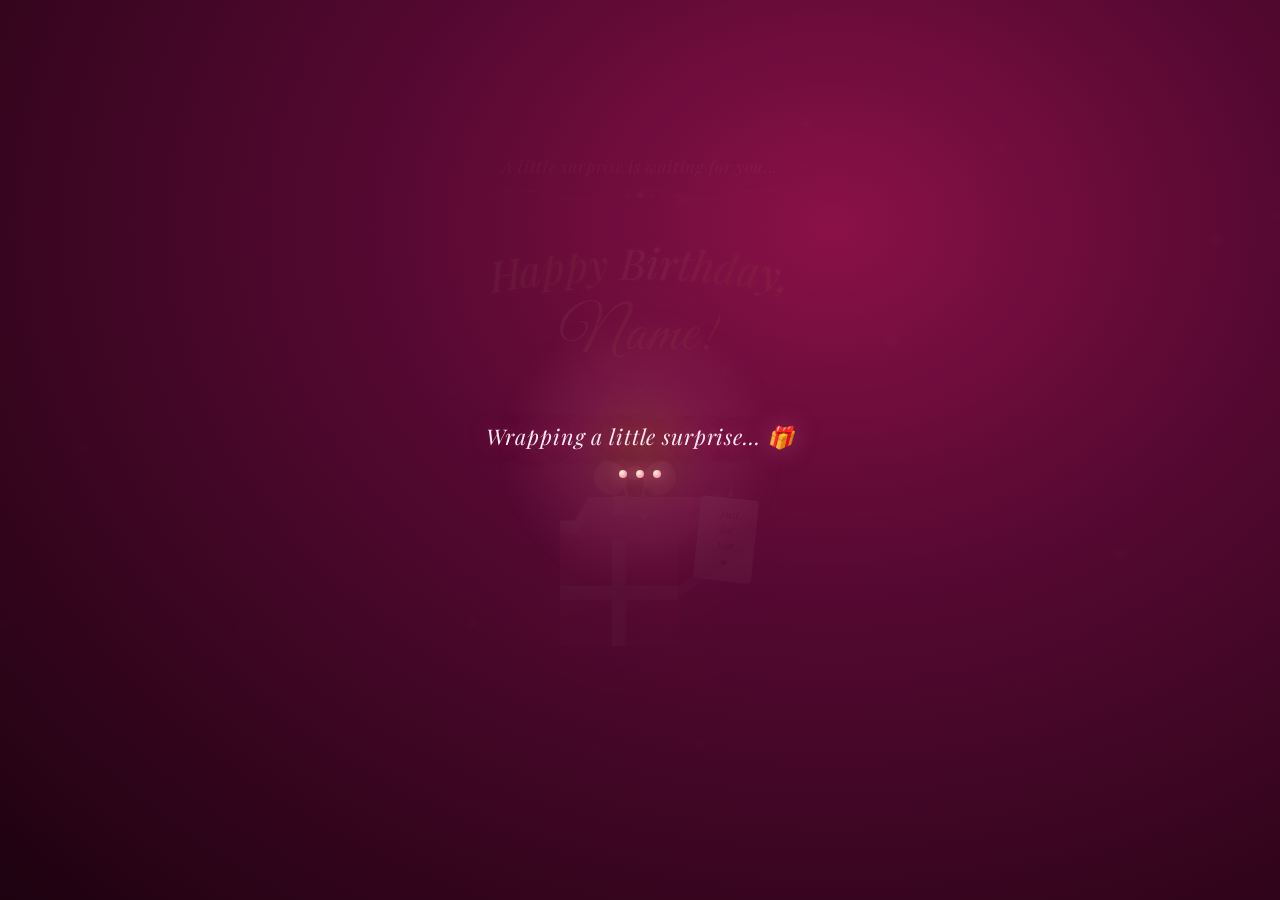
<file: index.html>
﻿<!DOCTYPE html>
<html lang="en">
<head>
  <meta charset="UTF-8" />
  <meta name="viewport" content="width=device-width, initial-scale=1.0" />
  <title>Happy Birthday 🎁</title>
  <link rel="stylesheet" href="style.css" />
  <link href="https://fonts.googleapis.com/css2?family=Great+Vibes&family=Playfair+Display:ital,wght@0,400;0,500;1,400&family=Lato:wght@300;400&display=swap" rel="stylesheet" />
</head>
<body class="entrance-pending">

  <canvas id="hearts-canvas"></canvas>

  
  <div id="loading-screen" aria-live="polite">
    <div class="loading-glow"></div>
    <p class="loading-text">Wrapping a little surprise... 🎁</p>
    <div class="loading-indicator" aria-hidden="true">
      <span></span>
      <span></span>
      <span></span>
    </div>
  </div>

  <div id="opening-screen" class="page-root">

    <div class="header-block">

      <p class="eyebrow">A little surprise is waiting for you...</p>

      <div class="swirl-divider top-divider">
        <svg viewBox="0 0 320 28" fill="none" xmlns="http://www.w3.org/2000/svg">
          <path d="M10 14 Q40 4 70 14 Q100 24 130 14 Q160 4 160 14" stroke="#c9813a" stroke-width="1" fill="none" opacity="0.5"/>
          <path d="M310 14 Q280 4 250 14 Q220 24 190 14 Q160 4 160 14" stroke="#c9813a" stroke-width="1" fill="none" opacity="0.5"/>
          <circle cx="160" cy="14" r="3" fill="#e8a84a" opacity="0.8"/>
          <circle cx="148" cy="14" r="1.5" fill="#e8a84a" opacity="0.5"/>
          <circle cx="172" cy="14" r="1.5" fill="#e8a84a" opacity="0.5"/>
        </svg>
      </div>

      <div class="arch-heading-wrap">
        <span class="sparkle sp1">✦</span>
        <span class="sparkle sp2">✦</span>
        <span class="sparkle sp3">·</span>
        <span class="sparkle sp4">✦</span>

        <svg class="arch-svg" viewBox="0 0 600 130" xmlns="http://www.w3.org/2000/svg">
          <defs>
            <path id="archPath" d="M 60 110 Q 300 50 540 110"/>
            <linearGradient id="goldGrad" x1="0%" y1="0%" x2="100%" y2="0%">
              <stop offset="0%"   stop-color="#ffe8a3"/>
              <stop offset="25%"  stop-color="#f3c641"/>
              <stop offset="55%"  stop-color="#fff5d0"/>
              <stop offset="80%"  stop-color="#c29425"/>
              <stop offset="100%" stop-color="#ffe8a3"/>
            </linearGradient>
            <filter id="goldGlow">
              <feGaussianBlur stdDeviation="2.5" result="blur"/>
              <feFlood flood-color="#f5c040" flood-opacity="0.4" result="color"/> <feComposite in="color" in2="blur" operator="in" result="glow"/>
              <feMerge><feMergeNode in="glow"/><feMergeNode in="SourceGraphic"/></feMerge>
            </filter>
            <filter id="softGlow">
              <feGaussianBlur stdDeviation="8" result="blur"/>
              <feFlood flood-color="#f8d060" flood-opacity="0.25" result="color"/> <feComposite in="color" in2="blur" operator="in" result="glow"/>
              <feMerge><feMergeNode in="glow"/><feMergeNode in="SourceGraphic"/></feMerge>
            </filter>
          </defs>
          <text font-size="50" font-weight="400" font-style="italic"
                font-family="'Playfair Display', serif"
                fill="#f8c840" opacity="0.3" filter="url(#softGlow)">
            <textPath href="#archPath" startOffset="50%" text-anchor="middle">Happy Birthday,</textPath>
          </text>
          <text font-size="50" font-weight="400" font-style="italic"
                font-family="'Playfair Display', serif"
                fill="url(#goldGrad)" filter="url(#goldGlow)">
            <textPath href="#archPath" startOffset="50%" text-anchor="middle">Happy Birthday,</textPath>
          </text>
        </svg>
      </div>

      <div class="name-line">
        <span class="name-text">Name!</span>
      </div>

      <div class="swirl-divider bottom-divider">
        <svg viewBox="0 0 320 28" fill="none" xmlns="http://www.w3.org/2000/svg">
          <path d="M10 14 Q40 4 70 14 Q100 24 130 14 Q160 4 160 14" stroke="#c9813a" stroke-width="1" fill="none" opacity="0.5"/>
          <path d="M310 14 Q280 4 250 14 Q220 24 190 14 Q160 4 160 14" stroke="#c9813a" stroke-width="1" fill="none" opacity="0.5"/>
          <circle cx="160" cy="14" r="3" fill="#e8a84a" opacity="0.8"/>
          <circle cx="143" cy="14" r="1.2" fill="#e8a84a" opacity="0.4"/>
          <circle cx="177" cy="14" r="1.2" fill="#e8a84a" opacity="0.4"/>
        </svg>
      </div>

    </div>

    <div class="gift-scene" id="giftScene" onclick="openGift()">
      
      <div class="orbit-wrap">
        <div class="orbit-heart oh-1">♥</div>
        <div class="orbit-heart oh-2">♥</div>
        <div class="orbit-heart oh-3">♥</div>
      </div>

      <div class="wiggle-lines">
        <span class="wl wl-tl"></span>
        <span class="wl wl-tr"></span>
        <span class="wl wl-bl"></span>
        <span class="wl wl-br"></span>
      </div>

      <div class="gift-3d" id="gift3d">
        <div class="lid" id="lid">
          <div class="lid-top face"></div>
          <div class="lid-front face"></div>
          <div class="lid-right face"></div>
          <div class="lid-ribbon-h"></div>
          <div class="lid-ribbon-v"></div>
          <div class="bow">
            <div class="bow-left"></div>
            <div class="bow-right"></div>
            <div class="bow-knot"></div>
            <div class="bow-tail-l"></div>
            <div class="bow-tail-r"></div>
          </div>
        </div>

        <div class="box-body">
          <div class="box-top face"></div>
          <div class="box-front face"></div>
          <div class="box-right face"></div>
          <div class="box-ribbon-h"></div>
          <div class="box-ribbon-v"></div>
          <div class="box-ribbon-side"></div>
        </div>
      </div>

      <div class="gift-tag">
        <span>Just<br>for<br>you</span>
        <div class="tag-heart">♥</div>
      </div>
    </div>

    <button class="open-btn" onclick="openGift()">
      Open &nbsp;<span class="btn-heart">♥</span>
    </button>

    <p class="footer-text">Made with love, just for you.</p>

  </div>

  <div id="next-screen">

    <!-- Back button -->
    <button class="back-btn" onclick="history.back()">← Back</button>

    <!-- Eyebrow -->
    <p class="pass-eyebrow">One more step...</p>

    <!-- Password dot indicators -->
    <div class="pass-indicators" id="passIndicators">
      <div class="indicator" id="ind-0"></div>
      <div class="indicator" id="ind-1"></div>
      <div class="indicator" id="ind-2"></div>
      <div class="indicator" id="ind-3"></div>
      <div class="indicator" id="ind-4"></div>
      <div class="indicator" id="ind-5"></div>
      <div class="indicator" id="ind-6"></div>
      <div class="indicator" id="ind-7"></div>
    </div>

    <!-- Hint -->
    <p class="pass-hint">Hint: the day we first met ✨</p>

    <!-- Wrong / success messages -->
    <p class="wrong-msg"   id="wrongMsg">arey Puchke bhabnaa ektu re 🥺</p>
    <p class="success-msg" id="successMsg">Unlocking your next surprise... ✨</p>

    <!-- Floating glassmorphism keypad -->
    <div class="keypad-float" id="keypadContainer">
      <div class="keypad-grid">
        <button class="key" data-val="1" onclick="pressKey(this)"><span class="key-num">1</span></button>
        <button class="key" data-val="2" onclick="pressKey(this)"><span class="key-num">2</span></button>
        <button class="key" data-val="3" onclick="pressKey(this)"><span class="key-num">3</span></button>

        <button class="key" data-val="4" onclick="pressKey(this)"><span class="key-num">4</span></button>
        <button class="key" data-val="5" onclick="pressKey(this)"><span class="key-num">5</span></button>
        <button class="key" data-val="6" onclick="pressKey(this)"><span class="key-num">6</span></button>

        <button class="key" data-val="7" onclick="pressKey(this)"><span class="key-num">7</span></button>
        <button class="key" data-val="8" onclick="pressKey(this)"><span class="key-num">8</span></button>
        <button class="key" data-val="9" onclick="pressKey(this)"><span class="key-num">9</span></button>

        <button class="key key-action" onclick="clearPin()">      <span class="key-num">#</span></button>
        <button class="key" data-val="0" onclick="pressKey(this)"><span class="key-num">0</span></button>
        <button class="key key-action" onclick="backspacePin()">  <span class="key-num">✕</span></button>
      </div>
    </div>

    <!-- Footer -->
    <p class="pass-footer">The answer might already be in your heart. ♡</p>

    <!-- Particle canvas -->
    <canvas id="particle-canvas"></canvas>

  </div>

  <!-- ===== INTERLUDE SCREEN — gentle pause before the poem ===== -->
  <div id="interlude-screen">

    <div class="message-wrap">
      <p class="interlude-message" id="interludeMessage"></p>
      <span class="type-cursor" id="interludeCursor">|</span>
    </div>

    <button class="continue-btn" id="interludeBtn" onclick="goToPoem()">
      One more click... I promise it's worth it ♡
    </button>

  </div>

  <script src="sound.js"></script>
  <script src="script.js"></script>
</body>

</html>
</file>
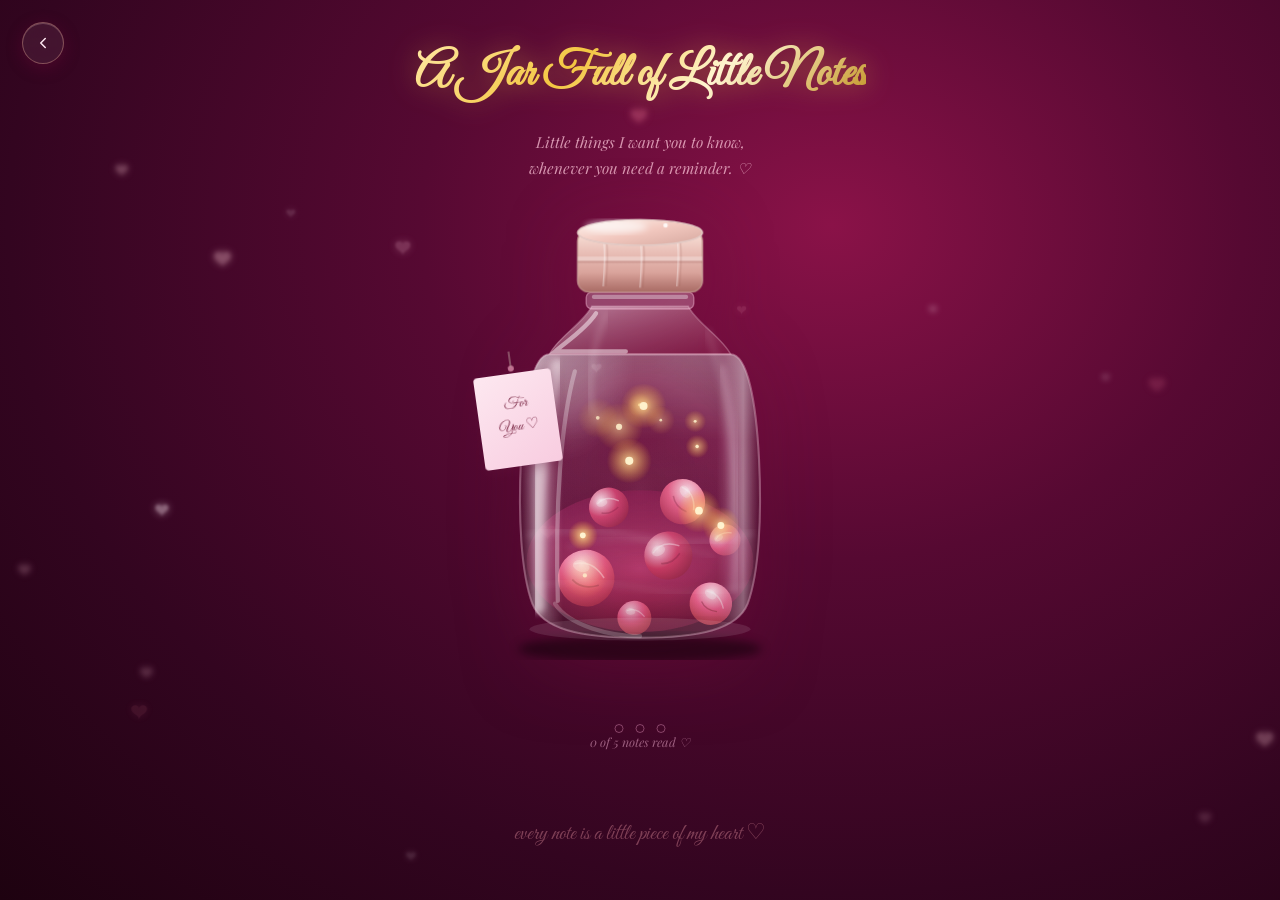
<file: jar.html>
﻿<!DOCTYPE html>
<html lang="en">
<head>
  <meta charset="UTF-8" />
  <meta name="viewport" content="width=device-width, initial-scale=1.0" />
  <title>A Jar Full of Little Notes ♡</title>
  <link rel="stylesheet" href="jar.css" />
  <link href="https://fonts.googleapis.com/css2?family=Great+Vibes&family=Playfair+Display:ital,wght@0,400;0,500;1,400&family=Lato:wght@300;400&display=swap" rel="stylesheet" />
</head>
<body>

  <!-- Floating hearts background -->
  <canvas id="hearts-canvas"></canvas>

  <!-- Page -->
  <div class="jar-page page-root">

    <!-- Title -->
    <h1 class="jar-title">A Jar Full of Little Notes</h1>
    <p class="jar-subtitle">Little things I want you to know,<br>whenever you need a reminder. ♡</p>

    <!-- Main jar area -->
    <div class="jar-scene" id="jarScene">

      <!-- Tap hint -->
      <p class="tap-hint" id="tapHint">tap me...</p>

      <!-- Tap progress dots -->
      <div class="tap-dots" id="tapDots">
        <span class="tap-dot" id="dot0"></span>
        <span class="tap-dot" id="dot1"></span>
        <span class="tap-dot" id="dot2"></span>
      </div>

      <!-- "For You" tag -->
      <div class="jar-tag">
        <span>For<br>You ♡</span>
      </div>

      <!-- THE JAR SVG -->
      <svg class="jar-svg" id="jarSvg" viewBox="0 0 240 320" xmlns="http://www.w3.org/2000/svg">
        <defs>
          <!-- Horizontal "glass tube" gradient — creates cylindrical light falloff -->
          <linearGradient id="glassBody" x1="0%" y1="0%" x2="100%" y2="0%">
            <stop offset="0%"   stop-color="#5a1438" stop-opacity="0.32"/>
            <stop offset="7%"   stop-color="#ffeef5" stop-opacity="0.58"/>
            <stop offset="18%"  stop-color="#f0a8c5" stop-opacity="0.10"/>
            <stop offset="45%"  stop-color="#a8405f" stop-opacity="0.13"/>
            <stop offset="55%"  stop-color="#a8405f" stop-opacity="0.13"/>
            <stop offset="82%"  stop-color="#f0a8c5" stop-opacity="0.10"/>
            <stop offset="93%"  stop-color="#ffeef5" stop-opacity="0.48"/>
            <stop offset="100%" stop-color="#5a1438" stop-opacity="0.32"/>
          </linearGradient>

          <!-- Vertical light/shadow overlay — blended on top for depth -->
          <linearGradient id="glassVertical" x1="0%" y1="0%" x2="0%" y2="100%">
            <stop offset="0%"   stop-color="#ffffff" stop-opacity="0.32"/>
            <stop offset="30%"  stop-color="#ffffff" stop-opacity="0.04"/>
            <stop offset="65%"  stop-color="#000000" stop-opacity="0.04"/>
            <stop offset="100%" stop-color="#000000" stop-opacity="0.30"/>
          </linearGradient>

          <linearGradient id="glassShoulder" x1="0%" y1="0%" x2="100%" y2="100%">
            <stop offset="0%"   stop-color="#ffeef5" stop-opacity="0.55"/>
            <stop offset="100%" stop-color="#a8405f" stop-opacity="0.22"/>
          </linearGradient>

          <!-- Soft ambient shine blob — adds gentle glow on upper-left of glass -->
          <radialGradient id="glassShine" cx="35%" cy="22%" r="48%">
            <stop offset="0%"   stop-color="#ffffff" stop-opacity="0.32"/>
            <stop offset="100%" stop-color="#ffffff" stop-opacity="0"/>
          </radialGradient>

          <!-- Cylindrical curvature shading — darker toward edges, light center -->
          <radialGradient id="glassCurve" cx="50%" cy="48%" r="65%">
            <stop offset="0%"   stop-color="#ffffff" stop-opacity="0.07"/>
            <stop offset="60%"  stop-color="#000000" stop-opacity="0"/>
            <stop offset="100%" stop-color="#4a1030" stop-opacity="0.22"/>
          </radialGradient>

          <!-- Rose gold lid gradients -->
          <linearGradient id="lidGrad" x1="0%" y1="0%" x2="0%" y2="100%">
            <stop offset="0%"   stop-color="#fbe6dd"/>
            <stop offset="35%"  stop-color="#eac0b8"/>
            <stop offset="70%"  stop-color="#d9a39b"/>
            <stop offset="100%" stop-color="#bb8079"/>
          </linearGradient>
          <linearGradient id="lidTopGrad" x1="0%" y1="0%" x2="100%" y2="100%">
            <stop offset="0%"   stop-color="#fff5ef"/>
            <stop offset="50%"  stop-color="#f2c8bf"/>
            <stop offset="100%" stop-color="#d6a89f"/>
          </linearGradient>
          <linearGradient id="lidShadow" x1="0%" y1="0%" x2="0%" y2="100%">
            <stop offset="0%"   stop-color="#9a5650" stop-opacity="0"/>
            <stop offset="100%" stop-color="#8a4842" stop-opacity="0.35"/>
          </linearGradient>

          <radialGradient id="chitsGlow" cx="50%" cy="55%" r="55%">
            <stop offset="0%"   stop-color="#f060a0" stop-opacity="0.9"/>
            <stop offset="100%" stop-color="#9a1c58" stop-opacity="0.65"/>
          </radialGradient>

          <!-- Paper ball shading — 3 pastel variants -->
          <radialGradient id="ballGrad1" cx="35%" cy="28%" r="75%">
            <stop offset="0%"   stop-color="#fde8f0"/>
            <stop offset="55%"  stop-color="#e8608a"/>
            <stop offset="100%" stop-color="#b8385f"/>
          </radialGradient>
          <radialGradient id="ballGrad2" cx="35%" cy="28%" r="75%">
            <stop offset="0%"   stop-color="#fceaf2"/>
            <stop offset="55%"  stop-color="#d04070"/>
            <stop offset="100%" stop-color="#a02850"/>
          </radialGradient>
          <radialGradient id="ballGrad3" cx="35%" cy="28%" r="75%">
            <stop offset="0%"   stop-color="#fff0f5"/>
            <stop offset="55%"  stop-color="#f0789e"/>
            <stop offset="100%" stop-color="#c8506e"/>
          </radialGradient>

          <filter id="softBlur"><feGaussianBlur stdDeviation="2.2"/></filter>
          <filter id="shadowBlur"><feGaussianBlur stdDeviation="3.5"/></filter>

          <clipPath id="jarClip">
            <path d="M 56 104 C 44 104 38 138 36 178 C 34 218 36 258 44 280 C 51 298 78 304 120 304 C 162 304 189 298 196 280 C 204 258 206 218 204 178 C 202 138 196 104 184 104 Z"/>
          </clipPath>
        </defs>

        <!-- Ground shadow -->
        <ellipse cx="120" cy="312" rx="86" ry="10" fill="rgba(0,0,0,0.45)" filter="url(#shadowBlur)"/>

        <!-- ── PAPER BALLS INSIDE (visible through glass) ── -->
        <g clip-path="url(#jarClip)" class="chits-inside" id="chitsInside">
          <ellipse cx="120" cy="250" rx="80" ry="50" fill="url(#chitsGlow)" opacity="0.72"/>

          <!-- 5 message balls — vary in size & rotation, scattered organically -->
          <g class="jar-ball" id="jarBall0" transform="translate(82,262) rotate(18)">
            <circle r="20" fill="url(#ballGrad1)"/>
            <path d="M -11 -7 Q 0 -14 12 -4"  stroke="rgba(255,255,255,0.45)" stroke-width="1.2" fill="none"/>
            <path d="M -9 4 Q 0 9 10 2"        stroke="rgba(110,20,55,0.3)"   stroke-width="1.2" fill="none"/>
            <ellipse cx="-6" cy="-7" rx="6" ry="4" fill="rgba(255,255,255,0.35)"/>
          </g>

          <g class="jar-ball" id="jarBall1" transform="translate(140,246) rotate(-25)">
            <circle r="17" fill="url(#ballGrad2)"/>
            <path d="M -9 -6 Q 0 -12 10 -3"  stroke="rgba(255,255,255,0.45)" stroke-width="1.1" fill="none"/>
            <path d="M -7 3 Q 0 7 8 2"        stroke="rgba(110,20,55,0.3)"   stroke-width="1.1" fill="none"/>
            <ellipse cx="-5" cy="-6" rx="5" ry="3.5" fill="rgba(255,255,255,0.35)"/>
          </g>

          <g class="jar-ball" id="jarBall2" transform="translate(170,280) rotate(40)">
            <circle r="15" fill="url(#ballGrad3)"/>
            <path d="M -8 -5 Q 0 -10 9 -3"   stroke="rgba(255,255,255,0.45)" stroke-width="1" fill="none"/>
            <path d="M -6 3 Q 0 6 7 1.5"      stroke="rgba(110,20,55,0.3)"   stroke-width="1" fill="none"/>
            <ellipse cx="-4.5" cy="-5" rx="4.5" ry="3" fill="rgba(255,255,255,0.35)"/>
          </g>

          <g class="jar-ball" id="jarBall3" transform="translate(98,212) rotate(-15)">
            <circle r="14" fill="url(#ballGrad2)"/>
            <path d="M -7 -4.5 Q 0 -9 8 -2.5" stroke="rgba(255,255,255,0.45)" stroke-width="1" fill="none"/>
            <path d="M -6 2.5 Q 0 5.5 6.5 1.5" stroke="rgba(110,20,55,0.3)"   stroke-width="1" fill="none"/>
            <ellipse cx="-4" cy="-4.5" rx="4" ry="2.8" fill="rgba(255,255,255,0.35)"/>
          </g>

          <g class="jar-ball" id="jarBall4" transform="translate(150,208) rotate(55)">
            <circle r="16" fill="url(#ballGrad1)"/>
            <path d="M -8.5 -5.5 Q 0 -11 9.5 -3" stroke="rgba(255,255,255,0.45)" stroke-width="1.1" fill="none"/>
            <path d="M -7 3 Q 0 6.5 7.5 1.8"      stroke="rgba(110,20,55,0.3)"   stroke-width="1.1" fill="none"/>
            <ellipse cx="-4.8" cy="-5.5" rx="4.8" ry="3.2" fill="rgba(255,255,255,0.35)"/>
          </g>

          <!-- 2 decorative filler balls — always present, keep the jar feeling full -->
          <g class="jar-ball-filler" transform="translate(116,290) rotate(10)">
            <circle r="12" fill="url(#ballGrad3)" opacity="0.85"/>
            <path d="M -6 -4 Q 0 -8 7 -2" stroke="rgba(255,255,255,0.4)" stroke-width="0.9" fill="none"/>
            <ellipse cx="-3.5" cy="-4" rx="3.5" ry="2.4" fill="rgba(255,255,255,0.3)"/>
          </g>
          <g class="jar-ball-filler" transform="translate(180,235) rotate(-30)">
            <circle r="11" fill="url(#ballGrad1)" opacity="0.8"/>
            <path d="M -5.5 -3.5 Q 0 -7 6.5 -2" stroke="rgba(255,255,255,0.4)" stroke-width="0.9" fill="none"/>
            <ellipse cx="-3.2" cy="-3.5" rx="3.2" ry="2.2" fill="rgba(255,255,255,0.3)"/>
          </g>
        </g>

        <!-- ── JAR BODY (glass shell) ── -->
        <path d="M 56 104 C 44 104 38 138 36 178 C 34 218 36 258 44 280 C 51 298 78 304 120 304 C 162 304 189 298 196 280 C 204 258 206 218 204 178 C 202 138 196 104 184 104 Z"
              fill="url(#glassBody)" stroke="rgba(255,220,235,0.35)" stroke-width="1.5"/>

        <!-- Vertical depth overlay (light top, dark bottom) -->
        <path d="M 56 104 C 44 104 38 138 36 178 C 34 218 36 258 44 280 C 51 298 78 304 120 304 C 162 304 189 298 196 280 C 204 258 206 218 204 178 C 202 138 196 104 184 104 Z"
              fill="url(#glassVertical)" style="mix-blend-mode:overlay" clip-path="url(#jarClip)"/>

        <!-- Cylindrical curvature shading — gives the glass a rounded, dimensional feel -->
        <path d="M 56 104 C 44 104 38 138 36 178 C 34 218 36 258 44 280 C 51 298 78 304 120 304 C 162 304 189 298 196 280 C 204 258 206 218 204 178 C 202 138 196 104 184 104 Z"
              fill="url(#glassCurve)" style="mix-blend-mode:multiply" clip-path="url(#jarClip)"/>

        <!-- Ambient shine — soft glow blob on the upper-left of the glass -->
        <ellipse cx="78" cy="150" rx="58" ry="75" fill="url(#glassShine)"
                 style="mix-blend-mode:soft-light" clip-path="url(#jarClip)"/>

        <!-- Subtle glass distortion ripples across the chits (refraction feel) -->
        <path d="M 40 232 Q 80 224 120 233 Q 160 242 200 230" fill="none"
              stroke="rgba(255,255,255,0.12)" stroke-width="4" filter="url(#softBlur)" clip-path="url(#jarClip)"/>
        <path d="M 40 268 Q 80 261 120 269 Q 160 277 200 266" fill="none"
              stroke="rgba(255,255,255,0.08)" stroke-width="3" filter="url(#softBlur)" clip-path="url(#jarClip)"/>
        <path d="M 42 290 Q 80 295 120 291 Q 158 287 198 293" fill="none"
              stroke="rgba(0,0,0,0.06)" stroke-width="3" filter="url(#softBlur)" clip-path="url(#jarClip)"/>


        <!-- Main glass highlight (left, broad refraction streak) -->
        <path d="M 62 112 C 50 150 46 210 48 282" fill="none"
              stroke="rgba(255,245,250,0.5)" stroke-width="10" stroke-linecap="round" filter="url(#softBlur)"/>
        <!-- Secondary thin highlight -->
        <path d="M 74 116 C 64 152 60 212 62 278" fill="none"
              stroke="rgba(255,255,255,0.3)" stroke-width="3" stroke-linecap="round"/>
        <!-- Right dim highlight -->
        <path d="M 178 114 C 188 155 190 215 186 270" fill="none"
              stroke="rgba(255,230,242,0.18)" stroke-width="5" stroke-linecap="round" filter="url(#softBlur)"/>

        <!-- ── Reflection streaks (delicate, follow jar curve) ── -->
        <!-- Diagonal shoulder reflection — shimmers occasionally -->
        <path class="glass-reflect shimmer-a" d="M 96 76 C 88 96 82 118 86 144" fill="none"
              stroke="rgba(255,255,255,0.35)" stroke-width="4" stroke-linecap="round" filter="url(#softBlur)"/>
        <!-- Long curved reflection on upper-right shoulder/body -->
        <path class="glass-reflect shimmer-b" d="M 168 88 C 180 122 188 172 184 222" fill="none"
              stroke="rgba(255,255,255,0.22)" stroke-width="5" stroke-linecap="round" filter="url(#softBlur)"/>
        <!-- Thin diagonal reflection across lower body -->
        <path class="glass-reflect shimmer-c" d="M 70 240 C 92 230 132 235 172 246" fill="none"
              stroke="rgba(255,255,255,0.15)" stroke-width="3" stroke-linecap="round" filter="url(#softBlur)"/>


        <!-- Bottom glass shimmer -->
        <ellipse cx="120" cy="298" rx="78" ry="8" fill="rgba(255,255,255,0.1)"/>
        <!-- Bottom curve highlight -->
        <path d="M 60 280 C 70 296 100 303 120 303" fill="none"
              stroke="rgba(255,255,255,0.2)" stroke-width="3" stroke-linecap="round"/>

        <!-- Shoulder / neck of jar -->
        <path d="M 86 70 C 80 82 62 92 56 104 L 184 104 C 178 92 160 82 154 70 Z"
              fill="url(#glassShoulder)" stroke="rgba(255,220,235,0.3)" stroke-width="1"/>
        <!-- Shoulder highlight -->
        <path d="M 89 75 C 82 86 68 95 60 102 L 110 102"
              fill="none" stroke="rgba(255,250,252,0.5)" stroke-width="3" stroke-linecap="round"/>

        <!-- Neck ring (glass lip where lid sits) -->
        <rect x="82" y="60" width="76" height="12" rx="4"
              fill="rgba(255,220,235,0.28)" stroke="rgba(255,200,225,0.4)" stroke-width="1"/>
        <rect x="86" y="62" width="68" height="3" rx="1.5" fill="rgba(255,255,255,0.35)"/>

        <!-- ── LID (rose gold) ── -->
        <g class="jar-lid" id="jarLid">
          <!-- Lid body -->
          <rect x="76" y="16" width="88" height="44" rx="8"
                fill="url(#lidGrad)" stroke="#caa099" stroke-width="1"/>

          <!-- Bottom shadow for dimensionality -->
          <rect x="76" y="46" width="88" height="14" rx="6" fill="url(#lidShadow)"/>

          <!-- Decorative center groove (premium ring detail) -->
          <rect x="76" y="35" width="88" height="3" fill="rgba(255,255,255,0.3)"/>
          <rect x="76" y="38" width="88" height="1.5" fill="rgba(140,80,76,0.22)"/>

          <!-- Elegant metallic ridge lines -->
          <path d="M 94 22 Q 96 30 94 56" stroke="rgba(255,255,255,0.5)" stroke-width="0.8" fill="none"/>
          <path d="M 96 22 Q 98 30 96 56" stroke="rgba(150,90,85,0.25)" stroke-width="0.8" fill="none"/>
          <path d="M 120 23 Q 122 31 120 57" stroke="rgba(255,255,255,0.5)" stroke-width="0.8" fill="none"/>
          <path d="M 122 23 Q 124 31 122 57" stroke="rgba(150,90,85,0.25)" stroke-width="0.8" fill="none"/>
          <path d="M 146 22 Q 148 30 146 56" stroke="rgba(255,255,255,0.5)" stroke-width="0.8" fill="none"/>
          <path d="M 148 22 Q 150 30 148 56" stroke="rgba(150,90,85,0.25)" stroke-width="0.8" fill="none"/>

          <!-- Top face -->
          <ellipse cx="120" cy="18" rx="44" ry="9"
                   fill="url(#lidTopGrad)" stroke="#cda49b" stroke-width="1"/>

          <!-- Top rim shine -->
          <ellipse cx="120" cy="18" rx="44" ry="9" fill="none"
                   stroke="rgba(255,255,255,0.45)" stroke-width="1"/>

          <!-- Soft highlight blob on top -->
          <ellipse cx="103" cy="14" rx="22" ry="4.5" fill="rgba(255,255,255,0.6)" filter="url(#softBlur)"/>

          <!-- Small sparkle accent -->
          <circle cx="138" cy="13" r="1.6" fill="rgba(255,255,255,0.85)"/>
        </g>


      </svg>

      <!-- Fireflies canvas (flying inside jar) -->
      <canvas class="fairy-canvas" id="fairyCanvas"></canvas>

    </div>

    <!-- Action area (shown after open) -->
    <div class="action-area" id="actionArea">
      <p class="take-hint">Reach in and pick a little note ♡</p>
    </div>

    <!-- Chit read counter -->
    <p class="read-counter" id="readCounter"></p>
    <p class="jar-completed-hint" id="jarCompletedHint">You've already discovered every little note here. ♡</p>

    <!-- Footer -->
    <p class="jar-footer">every note is a little piece of my heart ♡</p>

  </div>

  <!-- Chit modal (unfolds to show message) -->
  <div class="chit-modal" id="chitModal">
    <div class="chit-paper" id="chitPaper">
      <div class="chit-fold-overlay" id="chitFoldOverlay"></div>
      <div class="chit-paper-inner">
        <div class="chit-deco">♡</div>
        <p class="chit-message" id="chitMessage"></p>
        <div class="chit-deco chit-deco-bottom">✦</div>
        <button class="chit-close" onclick="closeChit()">fold it back ♡</button>
      </div>
    </div>
  </div>

  <!-- All-read overlay -->
  <div class="all-read-overlay" id="allReadOverlay">
    <div class="all-read-inner">
      <p class="all-read-emoji">✨</p>
      <h2 class="all-read-title">You've read them all...</h2>
      <p class="all-read-sub">Every little note was written just for you.<br>Want to see more surprises?</p>
      <button class="all-read-btn" onclick="goNext()">Yes, show me ♡</button>
      <button class="all-read-reread" onclick="resetAndReadAgain()">Read them again</button>
    </div>
  </div>

  <script src="sound.js"></script>
  <script src="jar.js"></script>
</body>
</html>
</file>
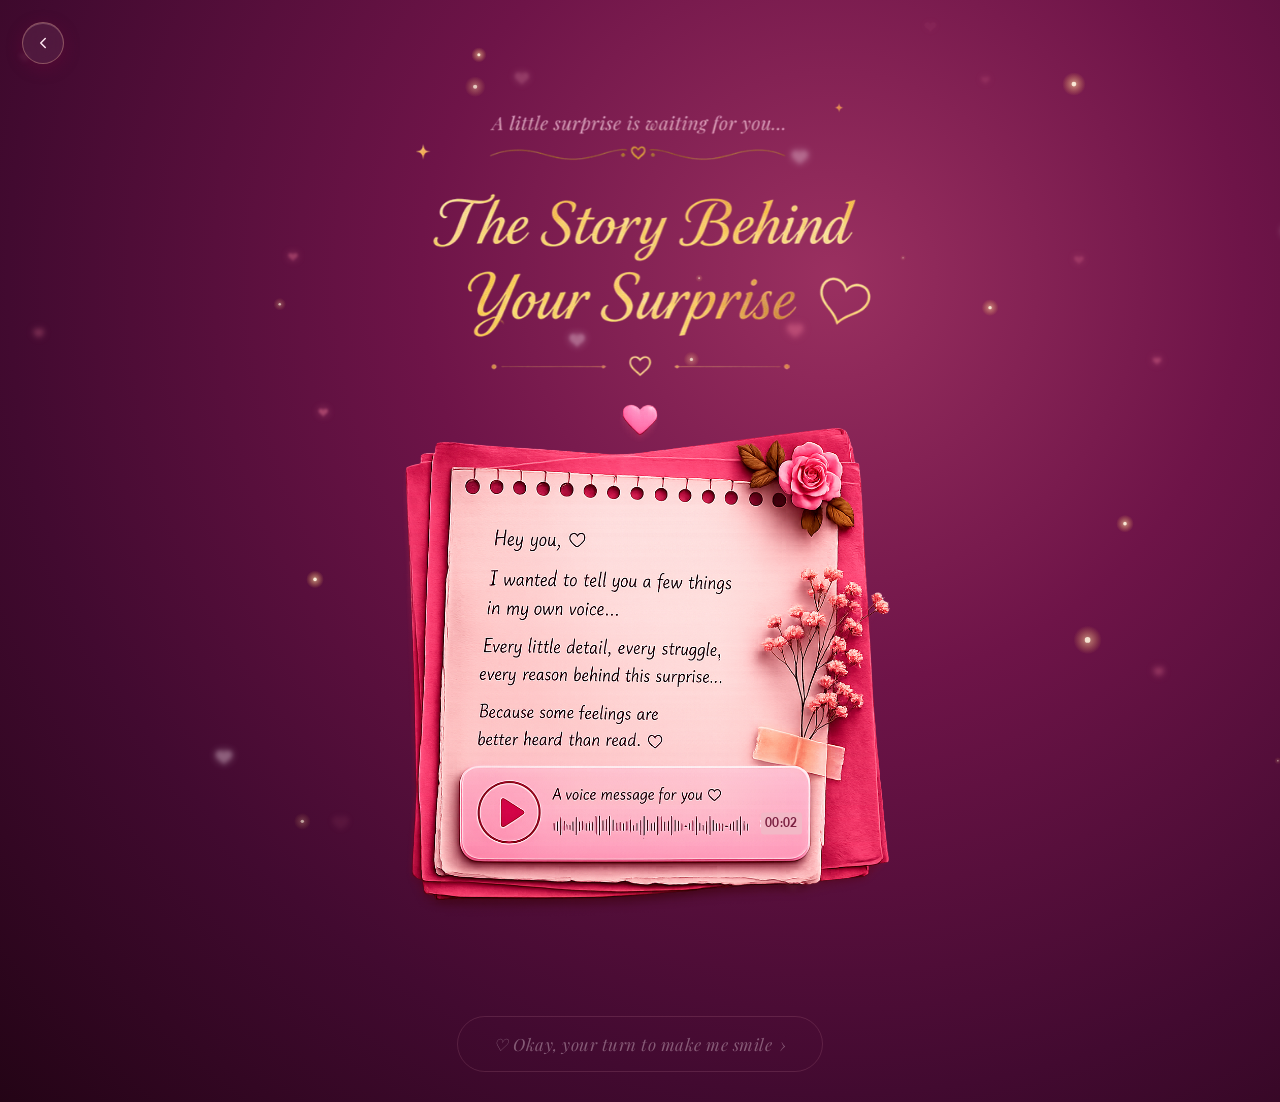
<file: story.html>
<!DOCTYPE html>
<html lang="en">
<head>
  <meta charset="UTF-8" />
  <meta name="viewport" content="width=device-width, initial-scale=1.0" />
  <title>The Story Behind Your Surprise ♡</title>
  <link rel="stylesheet" href="story.css" />
  <link href="https://fonts.googleapis.com/css2?family=Great+Vibes&family=Playfair+Display:ital,wght@0,400;0,500;1,400&family=Lato:wght@300;400&display=swap" rel="stylesheet" />
</head>
<body>

  <!-- Floating hearts background -->
  <canvas id="hearts-canvas"></canvas>

  <!-- Fireflies / glowing particles -->
  <canvas id="fireflies-canvas"></canvas>

  <!-- ===== SCREEN 1 — THE STORY MESSAGE ===== -->
  <div class="story-screen page-root" id="storyScreen">

    <!-- Header PNG (rename your uploaded image to: story-header.png) -->
    <div class="story-header">
      <img src="story-header.png" alt="The Story Behind Your Surprise" class="story-header-img" />
    </div>

    <!-- The Scrapbook Image Centerpiece -->
    <div class="scrapbook-wrapper" id="scrapbookWrapper">
      
      <!-- REPLACE 'scrapbook.png' WITH YOUR ACTUAL IMAGE PATH -->
      <img src="scrapbook.png" alt="A voice message for you" class="scrapbook-img" />
      
      <!-- Interactive Play/Pause Zone (Overlays the PNG play button) -->
      <button class="audio-play-btn" id="audioPlayBtn" aria-label="Play voice message">
        <!-- Play icon (visible by default) -->
        <svg id="playIcon" viewBox="0 0 24 24" width="22" height="22" fill="currentColor" xmlns="http://www.w3.org/2000/svg" style="display:none;">
          <path d="M8 5v14l11-7z"/>
        </svg>
        <!-- Pause icon (hidden until playing) -->
        <svg id="pauseIcon" viewBox="0 0 24 24" width="22" height="22" fill="currentColor" xmlns="http://www.w3.org/2000/svg" style="display:none;">
          <rect x="6" y="4" width="4" height="16" rx="1"/>
          <rect x="14" y="4" width="4" height="16" rx="1"/>
        </svg>
      </button>

      <!-- Interactive Progress Zone (Overlays the PNG waveform) -->
      <div class="waveform-container">
         <div class="waveform-fill" id="waveformFill"></div>
         <input type="range" id="audioSeeker" min="0" max="100" value="0" aria-label="Seek audio" />
      </div>

      <!-- Live Time Tracking (Covers the hardcoded "01:24" on the PNG) -->
      <div class="audio-time-overlay">
        <span id="audioCurrentTime">00:02</span>
      </div>

      <!-- Hidden Audio Source -->
      <!-- REPLACE 'voice-message.mp3' WITH YOUR ACTUAL AUDIO FILE PATH -->
      <audio id="storyAudio" src="voice-message.mp3" preload="metadata"></audio>
    </div>

    <!-- Redesigned Outline Button (Initially disabled) -->
    <button class="continue-btn disabled-btn outline-glow" id="storyContinueBtn" onclick="goToFeedback()">
      ♡ Okay, your turn to make me smile <span>›</span>
    </button>

  </div>

  <!-- ===== SCREEN 2 — FEEDBACK ===== -->
  <div class="feedback-screen" id="feedbackScreen">

    <h2 class="feedback-heading" id="feedbackHeading">✨ Let me hear that pretty mind of yours ✨</h2>

    <div class="feedback-card">
      <textarea
        class="feedback-textarea"
        id="feedbackTextarea"
        placeholder="Say anything... a thought, a feeling, a tiny secret. This little space is just for you ♡"
        rows="8"
        wrap="soft"
        spellcheck="true"
        oninput="onFeedbackInput()"
      ></textarea>
      <p class="feedback-status" id="feedbackStatus" aria-live="polite"></p>
    </div>

    <button class="continue-btn submit-btn" id="submitBtn" onclick="submitFeedback()">
      ♡ Submit
    </button>

  </div>

  <!-- ===== SCREEN 2B — ALREADY SUBMITTED THANK YOU ===== -->
  <div class="feedback-thanks-screen" id="feedbackThanksScreen">

    <h2 class="feedback-thanks-heading">You already left me something beautiful ♡</h2>
    <p class="feedback-thanks-sub">Thank you for sharing your heart. I kept this step soft for your next visit.</p>

    <button class="continue-btn" id="feedbackThanksContinueBtn" onclick="showFinalScreen(false)">
      Take me to the ending ♡
    </button>

  </div>

  <!-- ===== SCREEN 3 — THANK YOU / VISIT AGAIN ===== -->
  <div class="final-screen" id="finalScreen">

    <h2 class="final-heading" id="finalHeading">This may be the last page, but not the last smile❤️‍🩹</h2>
    <p class="final-sub">I hope this little surprise stays with you for a while...</p>

    <button class="continue-btn" id="visitAgainBtn" onclick="visitAgain()">
       Kemon Laglo?😉<br>ghurbi abar?
    </button>

  </div>

  <script src="sound.js"></script>
  <script src="story.js"></script>
</body>
</html>
</file>
<file: style.css>
﻿/* ===== RESET & BASE ===== */
*, *::before, *::after {
  margin: 0;
  padding: 0;
  box-sizing: border-box;
}

html, body {
  width: 100%;
  min-height: 100%;
  overflow-x: hidden;
}

body {
  font-family: 'Lato', sans-serif;
  background: radial-gradient(ellipse at 65% 25%, #8a1248 0%, #560932 35%, #330520 70%, #1e0210 100%);
  min-height: 100vh;
  display: flex;
  align-items: center;
  justify-content: center;
  position: relative;
}

/* ===== HEARTS CANVAS ===== */
#hearts-canvas {
  position: fixed;
  inset: 0;
  pointer-events: none;
  z-index: 0;
  width: 100%;
  height: 100%;
}


/* ============================================
   CINEMATIC OPENING SEQUENCE
   ============================================ */
#loading-screen {
  position: fixed;
  inset: 0;
  z-index: 30;
  display: flex;
  flex-direction: column;
  align-items: center;
  justify-content: center;
  gap: 1.2rem;
  padding: 2rem;
  background: radial-gradient(ellipse at 65% 25%, rgba(138, 18, 72, 0.95) 0%, rgba(86, 9, 50, 0.96) 38%, rgba(30, 2, 16, 0.98) 100%);
  opacity: 1;
  pointer-events: all;
  transition: opacity 0.7s ease, transform 0.7s ease;
}

#loading-screen.fade-away {
  opacity: 0;
  transform: scale(1.02);
  pointer-events: none;
}

.loading-glow {
  position: absolute;
  width: min(280px, 70vw);
  aspect-ratio: 1;
  border-radius: 50%;
  background: radial-gradient(circle, rgba(243, 198, 65, 0.18) 0%, rgba(232, 112, 158, 0.12) 34%, transparent 70%);
  filter: blur(8px);
  animation: loadingGlow 2.8s ease-in-out infinite;
}

.loading-text {
  position: relative;
  z-index: 1;
  font-family: 'Playfair Display', serif;
  font-style: italic;
  font-size: clamp(1rem, 4vw, 1.35rem);
  color: #ffe8f3;
  text-align: center;
  letter-spacing: 0.04em;
  text-shadow: 0 0 24px rgba(232, 112, 158, 0.35);
}

.loading-indicator {
  position: relative;
  z-index: 1;
  display: flex;
  gap: 0.55rem;
}

.loading-indicator span {
  width: 8px;
  height: 8px;
  border-radius: 50%;
  background: radial-gradient(circle at 35% 35%, #fff5d0, #e8709e);
  box-shadow: 0 0 14px rgba(232, 112, 158, 0.65);
  animation: loadingDot 1.2s ease-in-out infinite;
}

.loading-indicator span:nth-child(2) { animation-delay: 0.16s; }
.loading-indicator span:nth-child(3) { animation-delay: 0.32s; }

@keyframes loadingGlow {
  0%, 100% { opacity: 0.65; transform: scale(0.96); }
  50%      { opacity: 1; transform: scale(1.04); }
}

@keyframes loadingDot {
  0%, 100% { transform: translateY(0); opacity: 0.42; }
  50%      { transform: translateY(-6px); opacity: 1; }
}

body.entrance-pending #opening-screen,
body.entrance-running #opening-screen {
  opacity: 0;
  pointer-events: none;
}

body.entrance-running #opening-screen,
body.entrance-ready #opening-screen {
  opacity: 1;
}

body.entrance-running .gift-scene {
  animation: giftArrivalDrop 1.35s cubic-bezier(0.18, 0.82, 0.22, 1) forwards;
  pointer-events: none;
}

body.entrance-running .gift-3d {
  animation: none;
}

body.entrance-running .gift-scene::after,
body.entrance-ready .gift-scene::after {
  content: '';
  position: absolute;
  left: 50%;
  bottom: 8px;
  width: 130px;
  height: 22px;
  border-radius: 50%;
  background: radial-gradient(ellipse, rgba(30, 2, 16, 0.42) 0%, rgba(30, 2, 16, 0.12) 58%, transparent 72%);
  transform: translateX(-50%) scale(0.35);
  opacity: 0;
  z-index: -1;
  pointer-events: none;
}

body.entrance-running .gift-scene::after {
  animation: giftShadowArrival 1.35s cubic-bezier(0.18, 0.82, 0.22, 1) forwards;
}

body.entrance-running .gift-3d {
  transform-origin: bottom center;
  animation: giftLandingSquash 1.35s cubic-bezier(0.18, 0.82, 0.22, 1) forwards;
}

body.entrance-pending .open-btn,
body.entrance-pending .footer-text,
body.entrance-running .open-btn,
body.entrance-running .footer-text {
  opacity: 0;
  transform: translateY(10px);
  pointer-events: none;
}

body.entrance-ready .open-btn,
body.entrance-ready .footer-text {
  animation: openingControlsIn 0.8s ease forwards;
}

body.entrance-ready .footer-text {
  animation-delay: 0.12s;
}

body.entrance-shake #opening-screen {
  animation: tinyLandingShake 0.28s ease both;
}

.arrival-particle {
  position: absolute;
  left: 50%;
  top: 60%;
  z-index: 8;
  color: #ffe8f3;
  font-size: 0.85rem;
  pointer-events: none;
  text-shadow: 0 0 10px rgba(232, 112, 158, 0.7);
  animation: arrivalParticleFloat 1.1s ease-out forwards;
}

@keyframes giftArrivalDrop {
  0%   { transform: translateY(-120vh) scale(0.96); opacity: 0; }
  58%  { transform: translateY(0) scale(1); opacity: 1; }
  72%  { transform: translateY(12px) scale(1.01); }
  86%  { transform: translateY(-8px) scale(0.995); }
  100% { transform: translateY(0) scale(1); opacity: 1; }
}

@keyframes giftLandingSquash {
  0%, 54% { transform: scale(1, 1); }
  67%     { transform: scale(1.08, 0.91); }
  82%     { transform: scale(0.97, 1.04); }
  100%    { transform: scale(1, 1); }
}

@keyframes giftShadowArrival {
  0%   { transform: translateX(-50%) scale(0.25); opacity: 0; }
  56%  { transform: translateX(-50%) scale(1.08); opacity: 0.56; }
  72%  { transform: translateX(-50%) scale(1.22); opacity: 0.62; }
  100% { transform: translateX(-50%) scale(1); opacity: 0.42; }
}

@keyframes openingControlsIn {
  to { opacity: 1; transform: translateY(0); pointer-events: all; }
}

@keyframes tinyLandingShake {
  0%, 100% { transform: translateX(0); }
  30%      { transform: translateX(-1.5px); }
  60%      { transform: translateX(1px); }
}

@keyframes arrivalParticleFloat {
  0%   { transform: translate(-50%, 0) scale(0.7); opacity: 0; }
  18%  { opacity: 1; }
  100% { transform: translate(calc(-50% + var(--dx)), var(--dy)) scale(0.35); opacity: 0; }
}

/* ===== OPENING SCREEN ===== */
#opening-screen {
  position: relative;
  z-index: 2;
  width: 100%;
  min-height: 100vh;
  display: flex;
  flex-direction: column;
  align-items: center;
  justify-content: center;
  padding: 2rem 1.5rem 1.5rem;
  gap: 1rem;
  transition: opacity 0.6s ease, transform 0.6s ease;
}

#opening-screen.fade-out {
  opacity: 0;
  transform: scale(1.05);
  pointer-events: none;
}

/* ===== HEADER BLOCK ===== */
.header-block {
  display: flex;
  flex-direction: column;
  align-items: center;
  gap: 0;
  width: 100%;
  max-width: 640px;
  margin-bottom: -15px; 
}

/* ===== EYEBROW ===== */
.eyebrow {
  font-family: 'Playfair Display', serif;
  font-style: italic;
  font-size: clamp(0.85rem, 2.5vw, 1.05rem);
  font-weight: 400;
  color: #f5bbd0;
  letter-spacing: 0.04em;
  text-align: center;
  opacity: 0.85;
  margin-bottom: 4px;
}

/* ===== SWIRL DIVIDERS ===== */
.swirl-divider {
  width: 100%;
  display: flex;
  justify-content: center;
}

.swirl-divider svg {
  width: clamp(220px, 55vw, 320px);
  display: block;
  height: auto;
}

.top-divider { margin-bottom: -2px; }

.bottom-divider { 
  margin-top: 4px; 
  opacity: 0.3; /* Faded to accent rather than compete */
}

/* ===== ARCHED HEADING ===== */
.arch-heading-wrap {
  position: relative;
  width: 100%;
  max-width: 500px;
  display: flex;
  align-items: center;
  justify-content: center;
}

.arch-svg {
  width: 100%;
  height: 120px; 
  overflow: visible;
}

/* ===== SPARKLES ===== */
.sparkle {
  position: absolute;
  color: #f3c641;
  font-size: 0.75rem;
  opacity: 0;
  animation: sparkleFade 3s ease-in-out infinite;
  pointer-events: none;
  text-shadow: 0 0 6px #f8d060;
}

.sp1 { top: 40%; left: 10%; animation-delay: 0s; font-size: 0.65rem; }
.sp2 { top: 35%; right: 12%; animation-delay: 0.8s; font-size: 0.55rem; }
.sp3 { top: 55%; left: 18%; animation-delay: 1.4s; font-size: 0.7rem; }
.sp4 { top: 50%; right: 18%; animation-delay: 0.4s; font-size: 0.5rem; }

@keyframes sparkleFade {
  0%, 100% { opacity: 0; transform: scale(0.6); }
  40%, 60%  { opacity: 1; transform: scale(1.1); }
}

/* ===== NAME LINE ===== */
.name-line {
  margin-top: -30px; 
  margin-bottom: 0px;
  position: relative;
  display: inline-block;
}

/* Softened glow behind text */
.name-line::before {
  content: '';
  position: absolute;
  inset: -10px -20px;
  background: radial-gradient(circle, rgba(243, 198, 65, 0.20) 0%, transparent 70%); /* Reduced intensity */
  z-index: -1;
  filter: blur(5px);
  pointer-events: none;
}

.name-text {
  font-family: 'Great Vibes', cursive;
  font-size: clamp(2.4rem, 8.5vw, 3.8rem);
  font-weight: 400;
  letter-spacing: 0.03em;
  background: linear-gradient(135deg, #ffffff 0%, #ffe17d 30%, #f3c641 70%, #966f11 100%);
  -webkit-background-clip: text;
  background-clip: text;
  -webkit-text-fill-color: transparent;
  color: transparent;
}

.footer-text {
  font-family: 'Playfair Display', serif;
  font-style: italic;
  font-size: 0.85rem;
  font-weight: 400;
  color: #c07090;
  letter-spacing: 0.04em;
  text-align: center;
  opacity: 0.65;
  margin-top: 0.2rem;
}

/* ===== GIFT SCENE WRAPPER ===== */
.gift-scene {
  position: relative;
  width: 240px;
  height: 250px;
  cursor: pointer;
  display: flex;
  align-items: flex-end;
  justify-content: center;
  perspective: 800px;
  margin: -10px 0 0.5rem 0; /* Shifted UP by roughly 18px to tighten composition */
}

/* ===== ORBITING HEARTS ===== */
.orbit-wrap {
  position: absolute;
  top: 45%;
  left: 50%;
  width: 0;
  height: 0;
  z-index: 1; 
  pointer-events: none;
}

.orbit-heart {
  position: absolute;
  color: #fce4ec;
  font-size: 0.9rem;
  filter: drop-shadow(0 0 6px #f4a8c5);
  animation: orbitAnim 8s linear infinite;
  transform-origin: center center;
}

.oh-1 { animation-delay: 0s; }
.oh-2 { animation-delay: -2.6s; }
.oh-3 { animation-delay: -5.3s; }

@keyframes orbitAnim {
  0%   { transform: rotate(0deg) translateX(120px) rotate(0deg) scale(1); opacity: 0.5; z-index: 5;}
  25%  { transform: rotate(90deg) translateX(95px) rotate(-90deg) scale(1.15); opacity: 0.85; z-index: 5;}
  50%  { transform: rotate(180deg) translateX(120px) rotate(-180deg) scale(1); opacity: 0.5; z-index: 0;}
  75%  { transform: rotate(270deg) translateX(95px) rotate(-270deg) scale(0.85); opacity: 0.2; z-index: 0;}
  100% { transform: rotate(360deg) translateX(120px) rotate(-360deg) scale(1); opacity: 0.5; z-index: 5;}
}

/* ===== WIGGLE LINES ===== */
.wiggle-lines {
  position: absolute;
  inset: 0;
  pointer-events: none;
}

.wl {
  position: absolute;
  width: 22px;
  height: 22px;
  border: 2.5px solid #f090b8;
  border-radius: 50%;
  opacity: 0;
  animation: wigglePulse 2.4s ease-in-out infinite;
}

.wl-tl { top: 15px;  left: 10px;  border-width: 0 0 2.5px 2.5px; animation-delay: 0s; }
.wl-tr { top: 10px;  right: 12px; border-width: 0 2.5px 2.5px 0; animation-delay: 0.3s; }
.wl-bl { bottom: 50px; left: 4px; border-width: 0 0 2.5px 2.5px; animation-delay: 0.6s; }
.wl-br { bottom: 45px; right: 8px; border-width: 0 2.5px 2.5px 0; animation-delay: 0.9s; }

@keyframes wigglePulse {
  0%, 100% { opacity: 0; transform: scale(0.8); }
  40%, 60% { opacity: 0.7; transform: scale(1.1); }
}

/* ===== 3D GIFT CONTAINER ===== */
.gift-3d {
  position: relative;
  width: 160px;
  height: 200px;
  transform-style: preserve-3d;
  animation: jiggle 2.6s ease-in-out infinite;
  filter: drop-shadow(0 15px 35px rgba(180, 40, 100, 0.45));
  transition: filter 0.3s ease;
}

.gift-scene:hover .gift-3d {
  filter: drop-shadow(0 20px 50px rgba(230, 60, 140, 0.75));
  animation-play-state: paused;
}

@keyframes jiggle {
  0%   { transform: rotate(0deg)    translateY(0px); }
  8%   { transform: rotate(-3deg)   translateY(-3px); }
  16%  { transform: rotate(2.5deg)  translateY(-5px); }
  24%  { transform: rotate(-2deg)   translateY(-2px); }
  32%  { transform: rotate(1.5deg)  translateY(-4px); }
  40%  { transform: rotate(0deg)    translateY(0px); }
  48%  { transform: rotate(-1.5deg) translateY(-2px); }
  56%  { transform: rotate(2deg)    translateY(-4px); }
  64%  { transform: rotate(-1deg)   translateY(-1px); }
  72%  { transform: rotate(0.5deg)  translateY(-1px); }
  80%  { transform: rotate(0deg)    translateY(0px); }
  100% { transform: rotate(0deg)    translateY(0px); }
}

/* ===== BOX FACES ===== */
.face { position: absolute; }

/* -- BOX BODY -- */
.box-body {
  position: absolute;
  bottom: 0;
  left: 0;
  width: 160px;
  height: 160px;
}

.box-front {
  bottom: 0;
  left: 0;
  width: 118px;
  height: 106px;
  background: linear-gradient(165deg, #e0608a 0%, #b53060 60%, #8e2048 100%);
  border-radius: 2px 0 2px 2px;
}

.box-right {
  bottom: 0;
  left: 118px;
  width: 42px;
  height: 94px;
  background: linear-gradient(170deg, #903060 0%, #6a1840 100%);
  transform-origin: left center;
  transform: skewY(-36deg) translateY(-12px);
}

.box-top {
  bottom: 106px;
  left: 0;
  width: 118px;
  height: 26px;
  background: linear-gradient(100deg, #e878a8 0%, #c85080 100%);
  transform-origin: bottom left;
  transform: skewX(-30deg) translateX(15px) translateY(1px);
  border-radius: 2px 2px 0 0;
}

.box-ribbon-h {
  position: absolute;
  bottom: 46px;
  left: 0;
  width: 118px;
  height: 14px;
  background: linear-gradient(to bottom, #fce0ec, #f4a8c5);
  opacity: 0.82;
}

.box-ribbon-v {
  position: absolute;
  bottom: 0;
  left: 52px;
  width: 14px;
  height: 106px;
  background: linear-gradient(to right, #fce0ec, #f4a8c5);
  opacity: 0.82;
}

.box-ribbon-side {
  position: absolute;
  bottom: 36px;
  left: 118px;
  width: 42px;
  height: 12px;
  background: #e898b8;
  opacity: 0.6;
  transform-origin: left center;
  transform: skewY(-36deg) translateY(-12px);
}

/* -- LID -- */
.lid {
  position: absolute;
  bottom: 106px;
  left: 0;
  width: 160px;
  height: 100px;
  animation: ribbonBounce 2.6s ease-in-out infinite;
  transform-origin: center bottom;
}

@keyframes ribbonBounce {
  0%, 100% { transform: scaleY(1) scaleX(1); }
  20%       { transform: scaleY(1.04) scaleX(0.98); }
  60%       { transform: scaleY(0.98) scaleX(1.01); }
}

.lid-front {
  bottom: 0;
  left: 0;
  width: 120px;
  height: 20px;
  background: linear-gradient(170deg, #f080a8 0%, #d05880 100%);
  border-radius: 2px 0 0 2px;
}

.lid-right {
  bottom: 0;
  left: 120px;
  width: 40px;
  height: 17px;
  background: linear-gradient(170deg, #a84068 0%, #8a2850 100%);
  transform-origin: left center;
  transform: skewY(-36deg) translateY(-3px);
}

.lid-top {
  bottom: 20px;
  left: 0;
  width: 120px;
  height: 24px;
  background: linear-gradient(110deg, #f898c0 0%, #e07099 100%);
  transform-origin: bottom left;
  transform: skewX(-30deg) translateX(15px) translateY(1px);
}

.lid-ribbon-h {
  position: absolute;
  bottom: 7px;
  left: 0;
  width: 120px;
  height: 12px;
  background: linear-gradient(to bottom, #fce8f2, #f4b0cc);
  opacity: 0.85;
}

.lid-ribbon-v {
  position: absolute;
  bottom: 0;
  left: 54px;
  width: 12px;
  height: 44px;
  background: linear-gradient(to right, #fce8f2, #f4b0cc);
  opacity: 0.85;
}

/* ===== BOW ===== */
.bow {
  position: absolute;
  top: 4px;
  left: 47%;
  transform: translateX(-50%);
  width: 90px;
  height: 60px;
}

.bow-left, .bow-right {
  position: absolute;
  width: 46px;
  height: 40px;
  border-radius: 50%;
  top: 0;
}

.bow-left {
  left: 0;
  background: radial-gradient(ellipse at 70% 40%, #fce8f4 0%, #f090b8 40%, #d060a0 100%);
  transform: rotate(-30deg) skewX(10deg);
  transform-origin: right bottom;
  clip-path: ellipse(23px 20px at 80% 60%);
}

.bow-right {
  right: 0;
  background: radial-gradient(ellipse at 30% 40%, #fce8f4 0%, #f090b8 40%, #d060a0 100%);
  transform: rotate(30deg) skewX(-10deg);
  transform-origin: left bottom;
  clip-path: ellipse(23px 20px at 20% 60%);
}

.bow-knot {
  position: absolute;
  width: 18px;
  height: 14px;
  background: radial-gradient(ellipse at center, #fde8f4 0%, #f4a8c8 60%, #e07898 100%);
  border-radius: 50%;
  top: 22px;
  left: 50%;
  transform: translateX(-50%);
  z-index: 2;
}

.bow-tail-l {
  position: absolute;
  width: 3px;
  height: 24px;
  background: linear-gradient(to bottom, #f4a8c8, #e07898);
  border-radius: 2px;
  bottom: 2px;
  left: 34px;
  transform: rotate(-12deg);
}

.bow-tail-r {
  position: absolute;
  width: 3px;
  height: 20px;
  background: linear-gradient(to bottom, #f4a8c8, #e07898);
  border-radius: 2px;
  bottom: 6px;
  right: 34px;
  transform: rotate(12deg);
}

/* ===== GIFT TAG ===== */
.gift-tag {
  position: absolute;
  right: 5px;
  bottom: 65px;
  width: 58px;
  background: linear-gradient(145deg, #fde8f0 0%, #f8cce0 100%);
  border-radius: 4px;
  padding: 8px 6px 10px;
  text-align: center;
  font-family: 'Playfair Display', serif;
  font-style: italic;
  font-size: 0.7rem;
  font-weight: 400;
  color: #7a2845;
  line-height: 1.4;
  box-shadow: 2px 3px 10px rgba(120, 20, 60, 0.25);
  transform: rotate(6deg);
  animation: tagSway 2.6s ease-in-out infinite;
}

.gift-tag::before {
  content: '';
  position: absolute;
  top: -6px;
  left: 50%;
  transform: translateX(-50%);
  width: 5px;
  height: 5px;
  border-radius: 50%;
  background: #d07090;
}

.gift-tag::after {
  content: '';
  position: absolute;
  top: -16px;
  left: 50%;
  transform: translateX(-50%);
  width: 1px;
  height: 12px;
  background: #c09090;
}

.tag-heart {
  font-size: 0.75rem;
  color: #c04060;
  margin-top: 1px;
}

@keyframes tagSway {
  0%, 100% { transform: rotate(5deg); }
  50%       { transform: rotate(9deg); }
}

/* ===== OPEN BUTTON ===== */
.open-btn {
  background: linear-gradient(135deg, #e8709e 0%, #c24070 60%, #a83060 100%);
  color: #fff5f9;
  border: none;
  padding: 0.8rem 2.8rem; 
  border-radius: 60px;
  font-family: 'Lato', sans-serif;
  font-size: 0.95rem; 
  font-weight: 400;
  letter-spacing: 0.14em;
  cursor: pointer;
  box-shadow: 0 0 15px rgba(210, 60, 120, 0.4), 0 0 35px rgba(210, 60, 120, 0.15), inset 0 1px 0 rgba(255,255,255,0.15), 0 4px 12px rgba(0,0,0,0.2);
  transition: transform 0.2s ease, box-shadow 0.2s ease;
  display: flex;
  align-items: center;
  gap: 8px;
  position: relative;
  overflow: hidden;
  margin-top: 0.2rem;
}

.open-btn::before {
  content: '';
  position: absolute;
  top: 0; left: -60%;
  width: 50%;
  height: 100%;
  background: linear-gradient(90deg, transparent, rgba(255,255,255,0.18), transparent);
  transform: skewX(-20deg);
  animation: btnShine 3s ease-in-out infinite;
}

@keyframes btnShine {
  0%   { left: -60%; }
  50%, 100% { left: 160%; }
}

.open-btn:hover {
  transform: scale(1.06) translateY(-1px);
  box-shadow:
    0 0 35px rgba(240, 80, 140, 0.75),
    0 0 70px rgba(240, 80, 140, 0.3),
    inset 0 1px 0 rgba(255,255,255,0.22),
    0 7px 20px rgba(0,0,0,0.3);
}

.open-btn:active {
  transform: scale(0.97);
}

.btn-heart {
  animation: heartBeat 1.2s ease-in-out infinite;
  display: inline-block;
}

@keyframes heartBeat {
  0%, 100% { transform: scale(1); }
  50%       { transform: scale(1.3); }
}

/* ===== OPEN ANIMATION ===== */
.gift-3d.opening {
  animation: giftPop 0.55s ease forwards !important;
}

@keyframes giftPop {
  0%   { transform: scale(1) rotate(0deg); }
  40%  { transform: scale(1.18) rotate(-4deg); }
  70%  { transform: scale(1.24) rotate(2deg); }
  100% { transform: scale(1.2) rotate(0deg); }
}

.lid.fly-off {
  animation: lidFlyOff 0.6s ease forwards !important;
}

@keyframes lidFlyOff {
  0%   { transform: translateY(0) rotate(0deg); opacity: 1; }
  100% { transform: translateY(-120px) rotate(-25deg); opacity: 0; }
}



/* ===== MOBILE VIEW OPTIMIZATION ===== */
@media (max-width: 480px) {
  #opening-screen {
    padding: 1.5rem 1rem;
    gap: 0.6rem;
  }

  .header-block {
    max-width: 100%;
  }

  .arch-heading-wrap {
    max-width: 90vw;
  }

  .name-line {
    margin-top: -8px;
    margin-bottom: 2px;
  }

  .gift-scene {
    width: 100%;
    max-width: 200px;
    height: 210px;
    margin: -5px 0 0.2rem 0;
  }
  
  body:not(.entrance-running) .gift-3d {
    transform: scale(0.72);
    transform-origin: bottom center;
  }
  
  .gift-tag {
    right: -12px;
    bottom: 42px;
    transform: scale(0.8) rotate(6deg);
  }
  
  .open-btn {
    padding: 0.75rem 2.4rem;
    font-size: 0.95rem;
  }

}

/* Tight screens (e.g. iPhone SE) */
@media (max-width: 360px) {
  body:not(.entrance-running) .gift-3d {
    transform: scale(0.62);
  }
  .name-line {
    margin-top: -4px;
  }
}

@media (prefers-reduced-motion: reduce) {
  .gift-3d, .lid, .wl, .gift-tag, .btn-heart, .open-btn::before, .orbit-heart, .gift-scene, #loading-screen, .loading-glow, .loading-indicator span, .arrival-particle {
    animation: none !important;
  }
}

/* ============================================
   PASSWORD PAGE — FULL STYLES
   ============================================ */

/* ── Container ── */
#next-screen {
  position: fixed;
  inset: 0;
  background: radial-gradient(ellipse at 65% 25%, #8a1248 0%, #560932 35%, #330520 70%, #1e0210 100%);
  display: flex;
  flex-direction: column;
  align-items: center;
  justify-content: flex-start;
  overflow-y: auto;
  overflow-x: hidden;
  padding: 1.2rem 1rem 2rem;
  gap: 0.85rem;
  z-index: 10;
  opacity: 0;
  pointer-events: none;
  transition: opacity 0.8s ease;
}

#next-screen.visible {
  opacity: 1;
  pointer-events: all;
}

/* particle canvas on password page */
#particle-canvas {
  position: fixed;
  inset: 0;
  pointer-events: none;
  z-index: 20;
}


/* ============================================
   PASSWORD PAGE — CLEAN REWRITE
   ============================================ */

/* ── Back Button ── */
.back-btn {
  align-self: flex-start;
  background: transparent;
  border: 1px solid rgba(240, 160, 200, 0.2);
  color: #f5bbd0;
  font-family: 'Lato', sans-serif;
  font-size: 0.8rem;
  letter-spacing: 0.08em;
  padding: 0.4rem 1rem;
  border-radius: 30px;
  cursor: pointer;
  opacity: 0.65;
  transition: opacity 0.2s, border-color 0.2s;
}
.back-btn:hover { opacity: 1; border-color: rgba(240,160,200,0.5); }

/* ── Eyebrow ── */
.pass-eyebrow {
  font-family: 'Playfair Display', serif;
  font-size: clamp(0.82rem, 2.5vw, 1rem);
  font-style: italic;
  color: #f5bbd0;
  letter-spacing: 0.1em;
  text-align: center;
  opacity: 0.8;
  margin-top: 0.6rem;
}

/* ── 8 Dot Indicators ── */
.pass-indicators {
  display: flex;
  gap: 10px;
  align-items: center;
  justify-content: center;
}

.indicator {
  width: 13px;
  height: 13px;
  border-radius: 50%;
  border: 1.5px solid rgba(240, 160, 200, 0.4);
  background: transparent;
  transition: all 0.22s ease;
}

.indicator.filled {
  background: radial-gradient(circle at 35% 35%, #fce0ec 0%, #e0608a 100%);
  border-color: #e8709e;
  box-shadow: 0 0 12px rgba(230, 80, 140, 0.65), 0 0 4px rgba(230,80,140,0.4);
  transform: scale(1.2);
}

.indicator.pop { animation: indicatorPop 0.25s ease forwards; }
@keyframes indicatorPop {
  0%   { transform: scale(1.2); }
  50%  { transform: scale(1.55); }
  100% { transform: scale(1.2); }
}

/* ── Hint ── */
.pass-hint {
  font-family: 'Playfair Display', serif;
  font-size: 0.76rem;
  font-style: italic;
  color: #d090b0;
  text-align: center;
  opacity: 0.6;
  margin-top: -0.2rem;
  letter-spacing: 0.05em;
}

/* ── Wrong / Success ── */
.wrong-msg, .success-msg {
  font-family: 'Playfair Display', serif;
  font-size: clamp(0.78rem, 2.5vw, 0.92rem);
  font-style: italic;
  text-align: center;
  letter-spacing: 0.04em;
  opacity: 0;
  transition: opacity 0.4s ease;
  min-height: 1.3em;
}
.wrong-msg   { color: #f5a0c0; }
.success-msg { color: #ffd080; }
.wrong-msg.show, .success-msg.show { opacity: 1; }

@keyframes shakeIndicators {
  0%,100% { transform: translateX(0);   }
  20%     { transform: translateX(-8px); }
  40%     { transform: translateX(8px);  }
  60%     { transform: translateX(-5px); }
  80%     { transform: translateX(5px);  }
}
.pass-indicators.shake { animation: shakeIndicators 0.42s ease; }

/* ── Floating Keypad Container ── */
.keypad-float {
  background: rgba(180, 40, 90, 0.12);
  backdrop-filter: blur(24px);
  -webkit-backdrop-filter: blur(24px);
  border: 1px solid rgba(255, 160, 200, 0.18);
  border-radius: 36px;
  padding: 1.8rem 1.6rem;
  box-shadow:
    0 20px 60px rgba(100, 5, 50, 0.55),
    0 4px 16px rgba(0,0,0,0.25),
    inset 0 1px 0 rgba(255, 210, 235, 0.2),
    inset 0 -1px 0 rgba(0,0,0,0.1);
  animation: keypadFloat 7s ease-in-out infinite;
  width: min(290px, 86vw);
}

@keyframes keypadFloat {
  0%,100% { transform: translateY(0px);  }
  50%     { transform: translateY(-9px); }
}

/* ── Key Grid ── */
.keypad-grid {
  display: grid;
  grid-template-columns: repeat(3, 1fr);
  gap: 16px;
}

/* ── Keys ── */
.key {
  position: relative;
  overflow: hidden;
  height: 68px;
  border-radius: 20px;
  border: 1px solid rgba(255, 170, 210, 0.22);
  /* layered pink glass */
  background:
    linear-gradient(160deg,
      rgba(255, 225, 238, 0.18) 0%,
      rgba(190, 55, 110, 0.1)  100%);
  box-shadow:
    0 8px 20px rgba(90, 5, 45, 0.38),
    inset 0 1.5px 0 rgba(255, 240, 248, 0.28),
    inset 0 -1px 0 rgba(0,0,0,0.08);
  cursor: pointer;
  display: flex;
  align-items: center;
  justify-content: center;
  transition: transform 0.13s ease, box-shadow 0.13s ease, background 0.13s ease;
}

/* soft top-edge highlight — makes it feel 3D */
.key::before {
  content: '';
  position: absolute;
  top: 0; left: 8%; right: 8%;
  height: 1px;
  background: linear-gradient(90deg,
    transparent, rgba(255,230,245,0.5), transparent);
  border-radius: 50%;
}

.key:hover {
  background:
    linear-gradient(160deg,
      rgba(255, 225, 238, 0.28) 0%,
      rgba(210, 75, 130, 0.18) 100%);
  box-shadow:
    0 10px 28px rgba(180, 30, 95, 0.48),
    0 0 18px rgba(220, 80, 140, 0.2),
    inset 0 1.5px 0 rgba(255, 240, 248, 0.35);
  transform: translateY(-2px);
}

.key:active,
.key.pressed {
  transform: scale(0.91) translateY(2px);
  background:
    linear-gradient(160deg,
      rgba(210, 75, 130, 0.3) 0%,
      rgba(160, 35, 85, 0.22) 100%);
  box-shadow:
    0 3px 10px rgba(90, 5, 45, 0.45),
    inset 0 2px 5px rgba(0,0,0,0.15);
}

/* ── Key Number Labels ── */
.key-num {
  font-family: 'Playfair Display', serif;
  font-size: 1.4rem;
  font-weight: 400;
  color: #ffe8f3;
  text-shadow:
    0 1px 4px rgba(180, 40, 100, 0.5),
    0 0 12px rgba(240, 100, 160, 0.3);
  pointer-events: none;
  position: relative;
  z-index: 2;
  user-select: none;
}

/* action keys (#  ✕) slightly different */
.key-action .key-num {
  font-size: 1.1rem;
  color: #f0b0cc;
  opacity: 0.85;
}

/* ── Ripple ── */
.ripple {
  position: absolute;
  border-radius: 50%;
  background: rgba(255, 190, 225, 0.28);
  transform: scale(0);
  animation: rippleAnim 0.55s ease-out forwards;
  pointer-events: none;
}
@keyframes rippleAnim {
  to { transform: scale(5.5); opacity: 0; }
}

/* ── Footer ── */
.pass-footer {
  font-family: 'Playfair Display', serif;
  font-size: clamp(0.7rem, 2vw, 0.82rem);
  font-style: italic;
  color: #c07090;
  letter-spacing: 0.08em;
  text-align: center;
  animation: footerShimmer 4s ease-in-out 1.5s infinite;
  opacity: 0;
}
@keyframes footerShimmer {
  0%,100% { opacity: 0.3; }
  50%     { opacity: 0.65; }
}

/* ── Phone Unlock Transition ── */
#next-screen.phone-unlock {
  animation: phoneUnlock 0.65s cubic-bezier(0.4, 0, 0.2, 1) forwards;
}
@keyframes phoneUnlock {
  0%   { transform: scale(1);                    opacity: 1; filter: brightness(1);          }
  30%  { transform: scale(1.04);                 opacity: 1; filter: brightness(1.4);        }
  100% { transform: scale(1.18) translateY(-28px); opacity: 0; filter: brightness(2) blur(8px); }
}

/* ── Responsive ── */
@media (max-width: 400px) {
  .keypad-float  { padding: 1.3rem 1.1rem; border-radius: 28px; width: min(270px, 90vw); }
  .keypad-grid   { gap: 11px; }
  .key           { height: 58px; border-radius: 16px; }
  .key-num       { font-size: 1.2rem; }
}

@media (min-height: 800px) {
  #next-screen { justify-content: center; }
}


/* ============================================
   INTERLUDE SCREEN — pause before the poem
   ============================================ */

#interlude-screen {
  position: fixed;
  inset: 0;
  background: radial-gradient(ellipse at 65% 25%, #8a1248 0%, #560932 35%, #330520 70%, #1e0210 100%);
  display: flex;
  flex-direction: column;
  align-items: center;
  justify-content: center;
  padding: 2.5rem 1.5rem;
  gap: 3rem;
  z-index: 15;
  opacity: 0;
  pointer-events: none;
  transition: opacity 0.6s ease, transform 0.6s ease;
}

#interlude-screen.visible {
  opacity: 1;
  pointer-events: all;
}

#interlude-screen.fade-out {
  opacity: 0;
  transform: scale(1.04);
  pointer-events: none;
}

/* ── Message ── */
.message-wrap {
  max-width: 560px;
  text-align: center;
  display: flex;
  flex-wrap: wrap;
  align-items: baseline;
  justify-content: center;
  opacity: 0;
  transition: opacity 0.4s ease;
}

#interlude-screen.visible .message-wrap {
  opacity: 1;
}

.interlude-message {
  font-family: 'Playfair Display', serif;
  font-style: italic;
  font-weight: 400;
  font-size: clamp(1.1rem, 4vw, 1.55rem);
  color: #ffe8f3;
  line-height: 1.85;
  letter-spacing: 0.01em;
  text-shadow: 0 0 24px rgba(230, 80, 150, 0.25);
  white-space: pre-wrap;
  display: inline;
}

.type-cursor {
  display: inline-block;
  font-family: 'Playfair Display', serif;
  font-size: clamp(1.1rem, 4vw, 1.55rem);
  color: #e8709e;
  animation: cursorBlink 0.75s step-end infinite;
  margin-left: 2px;
  vertical-align: baseline;
}
@keyframes cursorBlink {
  0%, 100% { opacity: 1; }
  50%       { opacity: 0; }
}
.type-cursor.hidden { display: none; }

/* ── Continue button ── */
.continue-btn {
  font-family: 'Playfair Display', serif;
  font-style: italic;
  font-size: clamp(0.88rem, 3vw, 1.05rem);
  font-weight: 400;
  color: #ffe8f3;
  letter-spacing: 0.03em;
  padding: 1rem 2.2rem;
  border-radius: 50px;
  cursor: pointer;
  text-align: center;
  background: rgba(255, 200, 220, 0.08);
  backdrop-filter: blur(16px);
  -webkit-backdrop-filter: blur(16px);
  border: 1.5px solid rgba(230, 170, 150, 0.45);
  box-shadow:
    0 8px 28px rgba(120, 10, 60, 0.4),
    inset 0 1px 0 rgba(255, 225, 215, 0.25),
    inset 0 -1px 0 rgba(0,0,0,0.08);
  opacity: 0;
  transform: translateY(10px);
  pointer-events: none;
  transition:
    opacity 0.9s ease,
    transform 0.9s ease,
    box-shadow 0.25s ease,
    border-color 0.25s ease;
}

.continue-btn.visible {
  opacity: 1;
  transform: translateY(0);
  pointer-events: all;
}

.continue-btn:hover {
  transform: translateY(-3px);
  border-color: rgba(245, 195, 170, 0.75);
  box-shadow:
    0 12px 36px rgba(180, 50, 110, 0.5),
    0 0 30px rgba(235, 175, 150, 0.35),
    inset 0 1px 0 rgba(255, 230, 220, 0.32);
}

.continue-btn:active {
  transform: translateY(-1px) scale(0.98);
}

@media (max-width: 420px) {
  #interlude-screen { gap: 2.2rem; }
  .continue-btn { padding: 0.9rem 1.8rem; }
}
/* ============================================
   SHARED PAGE TRANSITIONS + SMART BACK BUTTON
   ============================================ */
@keyframes pageEnter {
  0%   { opacity: 0; transform: translateY(14px) scale(0.99); }
  100% { opacity: 1; transform: translateY(0) scale(1); }
}

.page-root {
  animation: pageEnter 0.65s cubic-bezier(0.22, 1, 0.36, 1) forwards;
}

.page-exit {
  opacity: 0 !important;
  transform: translateY(-8px) scale(0.97) !important;
  transition: opacity 0.6s ease, transform 0.6s ease !important;
  pointer-events: none !important;
}

.smart-back-btn {
  position: fixed;
  top: 1.4rem;
  left: 1.4rem;
  z-index: 80;
  width: 42px;
  height: 42px;
  border-radius: 50%;
  display: flex;
  align-items: center;
  justify-content: center;
  cursor: pointer;
  background: rgba(255, 200, 220, 0.08);
  backdrop-filter: blur(14px);
  -webkit-backdrop-filter: blur(14px);
  border: 1.5px solid rgba(230, 170, 150, 0.4);
  box-shadow:
    0 4px 16px rgba(120, 10, 60, 0.35),
    inset 0 1px 0 rgba(255, 225, 215, 0.22);
  opacity: 0;
  animation: backBtnFadeIn 0.7s ease forwards 0.3s;
  transition: transform 0.2s ease, box-shadow 0.2s ease, border-color 0.2s ease;
}

@keyframes backBtnFadeIn {
  to { opacity: 1; }
}

.smart-back-btn svg {
  width: 18px;
  height: 18px;
}

.smart-back-btn:hover {
  transform: scale(1.08);
  border-color: rgba(245, 195, 170, 0.7);
  box-shadow:
    0 6px 22px rgba(180, 50, 110, 0.45),
    0 0 18px rgba(235, 175, 150, 0.3),
    inset 0 1px 0 rgba(255, 230, 220, 0.28);
}

.smart-back-btn:active {
  transform: scale(0.93);
}

@media (max-width: 480px) {
  .smart-back-btn {
    top: 1rem;
    left: 1rem;
    width: 38px;
    height: 38px;
  }
}
/* ============================================
   MOBILE POLISH PASS
   ============================================ */
@media (max-width: 640px) {
  #opening-screen,
  #next-screen,
  #interlude-screen {
    min-height: 100svh;
    padding: calc(1.4rem + env(safe-area-inset-top)) 1rem calc(1.4rem + env(safe-area-inset-bottom));
  }

  #opening-screen {
    gap: 0.7rem;
    justify-content: center;
  }

  .header-block {
    max-width: 100%;
    margin-bottom: -0.35rem;
  }

  .eyebrow {
    font-size: clamp(0.78rem, 3.4vw, 0.95rem);
  }

  .arch-heading-wrap {
    max-width: min(100%, 23rem);
  }

  .arch-svg {
    height: 82px;
  }

  .name-text {
    font-size: clamp(1.95rem, 11vw, 3rem);
  }

  .gift-scene {
    width: 220px;
    height: 230px;
    transform-origin: center bottom;
  }

  .gift-3d {
    transform: scale(0.9);
    transform-origin: center bottom;
  }

  .open-btn,
  .continue-btn {
    max-width: min(100%, 21rem);
    line-height: 1.45;
  }

  .footer-text,
  .pass-footer {
    max-width: 20rem;
  }

  .keypad-float {
    width: min(100%, 20.5rem);
  }

  .keypad-grid {
    gap: 0.85rem;
  }

  .key {
    width: clamp(58px, 18vw, 72px);
    height: clamp(58px, 18vw, 72px);
  }

  .pass-indicators {
    gap: 0.45rem;
  }

  .indicator {
    width: clamp(9px, 2.9vw, 12px);
    height: clamp(9px, 2.9vw, 12px);
  }

  .message-wrap {
    width: min(100%, 22rem);
  }
}

@media (max-width: 380px) {
  #opening-screen,
  #next-screen,
  #interlude-screen {
    padding-inline: 0.75rem;
  }

  .gift-scene {
    width: 200px;
    height: 216px;
  }

  .gift-3d {
    transform: scale(0.82);
  }

  .keypad-grid {
    gap: 0.65rem;
  }
}

@media (max-height: 700px) and (max-width: 640px) {
  #opening-screen {
    gap: 0.45rem;
  }

  .arch-svg {
    height: 70px;
  }

  .gift-scene {
    width: 190px;
    height: 205px;
  }

  .gift-3d {
    transform: scale(0.78);
  }

  .footer-text {
    margin-top: 0.2rem;
  }
}
</file>
<file: jar.css>
/* ===== RESET ===== */
*, *::before, *::after { margin: 0; padding: 0; box-sizing: border-box; }
html, body { width: 100%; min-height: 100%; }

body {
  font-family: 'Lato', sans-serif;
  background: radial-gradient(ellipse at 65% 25%, #8a1248 0%, #560932 35%, #330520 70%, #1e0210 100%);
  min-height: 100vh;
  overflow-x: hidden;
  position: relative;
}

/* ===== HEARTS CANVAS ===== */
#hearts-canvas {
  position: fixed; inset: 0;
  pointer-events: none; z-index: 0;
  width: 100%; height: 100%;
}

/* ===== PAGE LAYOUT ===== */
.jar-page {
  position: relative; z-index: 2;
  display: flex; flex-direction: column;
  align-items: center;
  justify-content: center;
  padding: 2.5rem 1.5rem 3rem;
  gap: 1.6rem;
  min-height: 100vh;
}

/* ===== TITLE ===== */
.jar-title {
  font-family: 'Great Vibes', cursive;
  font-size: clamp(2rem, 7vw, 3rem);
  text-align: center;
  background: linear-gradient(135deg, #ffe8a3 0%, #f3c641 35%, #fff5d0 65%, #c29425 100%);
  -webkit-background-clip: text; background-clip: text;
  -webkit-text-fill-color: transparent; color: transparent;
  filter: drop-shadow(0 0 14px rgba(243,198,65,0.4));
}

.jar-subtitle {
  font-family: 'Playfair Display', serif;
  font-size: clamp(0.8rem, 2.5vw, 0.95rem);
  font-style: italic;
  color: #f5bbd0;
  text-align: center;
  opacity: 0.78;
  line-height: 1.7;
}

/* ===== JAR SCENE ===== */
.jar-scene {
  position: relative;
  width: min(340px, 82vw);
  aspect-ratio: 240 / 320;
  cursor: pointer;
  display: flex;
  align-items: center;
  justify-content: center;
  flex-shrink: 0;
  -webkit-tap-highlight-color: transparent;
  user-select: none;
  -webkit-user-select: none;
}

/* jar idle float */
.jar-svg {
  width: 100%; height: 100%;
  display: block;
  animation: jarFloat 4s ease-in-out infinite;
  filter: drop-shadow(0 14px 32px rgba(120, 10, 60, 0.5));
  transition: filter 0.3s ease;
  position: relative; z-index: 2;
  will-change: transform;
  outline: none;
}
.jar-scene:hover .jar-svg {
  filter: drop-shadow(0 14px 46px rgba(200, 50, 120, 0.7));
}

@keyframes jarFloat {
  0%,100% { transform: translateY(0px);  }
  50%      { transform: translateY(-8px); }
}

/* Tap bounce — squash & stretch feedback */
@keyframes tapBounce {
  0%   { transform: scale(1)            translateY(0);   }
  25%  { transform: scale(0.92, 1.06)   translateY(2px); }
  50%  { transform: scale(1.07, 0.94)   translateY(-6px); }
  75%  { transform: scale(0.97, 1.03)   translateY(1px); }
  100% { transform: scale(1)            translateY(0);   }
}

/* Tap glow — warm flash */
.jar-svg.tap-glow {
  filter: drop-shadow(0 14px 60px rgba(255,200,120,0.95)) !important;
}

/* Lid open animation */
.jar-lid {
  transform-origin: 120px 18px;
  transition: transform 0.6s cubic-bezier(0.34, 1.56, 0.64, 1),
              opacity 0.5s ease;
  will-change: transform;
}
/* Lid pops up and rests ajar on the rim — not fully removed */
.jar-lid.open {
  transform: translateY(-34px) translateX(5px) rotate(-15deg);
  opacity: 1;
}
/* Subtle extra lift while a note is escaping the jar — minimal, no bounce */
.jar-lid.open.lifting {
  transform: translateY(-44px) translateX(5px) rotate(-18deg);
  transition: transform 0.5s cubic-bezier(0.4, 0, 0.2, 1);
}

/* ===== FOR YOU TAG ===== */
.jar-tag {
  position: absolute;
  left: 2.5%;
  top: 36.5%;
  width: 23%;
  background: linear-gradient(145deg, #fde8f0, #f8cce0);
  border-radius: 4px;
  padding: 6% 5% 8%;
  font-family: 'Great Vibes', cursive;
  font-size: clamp(0.7rem, 3.6vw, 0.95rem);
  color: #7a2845;
  text-align: center;
  line-height: 1.5;
  box-shadow: 2px 3px 12px rgba(100,20,60,0.35);
  transform: rotate(-8deg);
  animation: tagSway 4s ease-in-out infinite;
  z-index: 5;
  will-change: transform;
}
.jar-tag::before {
  content: '';
  position: absolute;
  top: -8px; left: 50%;
  transform: translateX(-50%);
  width: 6px; height: 6px;
  border-radius: 50%;
  background: #c07090;
}
.jar-tag::after {
  content: '';
  position: absolute;
  top: -22px; left: 50%;
  transform: translateX(-50%);
  width: 1px; height: 16px;
  background: #b09090;
}
@keyframes tagSway {
  0%,100% { transform: rotate(-8deg) translateY(0);  }
  50%      { transform: rotate(-6deg) translateY(-4px); }
}

/* ===== TAP HINT ===== */
.tap-hint {
  position: absolute;
  bottom: -9%;
  left: 50%; transform: translateX(-50%);
  font-family: 'Playfair Display', serif;
  font-size: clamp(0.82rem, 3.4vw, 1rem);
  font-style: italic;
  color: #f5bbd0;
  opacity: 0;
  animation: hintPulse 2s ease-in-out 1s infinite;
  white-space: nowrap;
  z-index: 6;
}
@keyframes hintPulse {
  0%,100% { opacity: 0.3; } 50% { opacity: 0.75; }
}
.tap-hint.hidden { display: none; }

/* ===== TAP PROGRESS DOTS ===== */
.tap-dots {
  position: absolute;
  bottom: -16%;
  left: 50%; transform: translateX(-50%);
  display: flex; gap: 12px;
  z-index: 6;
}
.tap-dot {
  width: 9px; height: 9px;
  border-radius: 50%;
  border: 1.5px solid rgba(240,160,200,0.4);
  background: transparent;
  transition: background 0.25s ease, box-shadow 0.25s ease, transform 0.2s ease;
}
.tap-dot.lit {
  background: radial-gradient(circle, #fce0ec, #e0608a);
  box-shadow: 0 0 8px rgba(230,80,140,0.6);
}
.tap-dot.pop {
  animation: dotPop 0.35s ease;
}
@keyframes dotPop {
  0%   { transform: scale(1);   }
  40%  { transform: scale(1.7); }
  100% { transform: scale(1);   }
}

/* ===== TAP RIPPLE RING ===== */
.tap-ring {
  position: absolute;
  width: 16px; height: 16px;
  margin: -8px 0 0 -8px;
  border: 2px solid rgba(255,210,150,0.8);
  border-radius: 50%;
  pointer-events: none;
  z-index: 8;
  animation: ringExpand 0.6s ease-out forwards;
}
@keyframes ringExpand {
  0%   { transform: scale(0.4); opacity: 1;   }
  100% { transform: scale(7);   opacity: 0;   }
}

/* ===== TAP PARTICLES (sparkles/hearts burst) ===== */
.tap-particle {
  position: absolute;
  pointer-events: none;
  z-index: 9;
  font-size: clamp(0.7rem, 3vw, 1rem);
  animation: particleFly 0.75s ease-out forwards;
}
@keyframes particleFly {
  0%   { transform: translate(0,0) scale(1) rotate(0deg);   opacity: 1; }
  100% { transform: translate(var(--dx), var(--dy)) scale(0.3) rotate(180deg); opacity: 0; }
}

/* ===== PAPER BALLS INSIDE JAR ===== */
.jar-ball {
  transform-box: fill-box;
  transform-origin: center;
  transition: opacity 0.6s ease, transform 0.6s cubic-bezier(0.34, 1.2, 0.64, 1);
}
/* While a note is being read, its ball fades & shrinks — jar feels less crowded */
.jar-ball.taken {
  opacity: 0.12;
  transform: scale(0.45);
}

/* Once the jar is open, the message balls become the interaction zone */
.jar-ball.interactive {
  cursor: pointer;
}

/* Subtle highlight when a ball is selected — gentle glow + slight lift */
@keyframes jarBallSelect {
  0%   { filter: drop-shadow(0 0 0 rgba(255,210,150,0));   transform: scale(1);    }
  50%  { filter: drop-shadow(0 0 10px rgba(255,215,160,0.85)); transform: scale(1.15); }
  100% { filter: drop-shadow(0 0 0 rgba(255,210,150,0));   transform: scale(1);    }
}
.jar-ball.selected {
  animation: jarBallSelect 0.4s ease;
}

/* ===== FIREFLY CANVAS ===== */
.fairy-canvas {
  position: absolute;
  inset: 0;
  width: 100%; height: 100%;
  pointer-events: none;
  z-index: 3;
}

/* ===== ACTION AREA ===== */
.action-area {
  display: flex;
  flex-direction: column;
  align-items: center;
  gap: 1rem;
  opacity: 0;
  pointer-events: none;
  transform: translateY(12px);
  transition: opacity 0.6s ease, transform 0.6s ease;
}
.action-area.visible {
  opacity: 1;
  pointer-events: all;
  transform: translateY(0);
}

.take-hint {
  font-family: 'Playfair Display', serif;
  font-size: clamp(0.88rem, 2.5vw, 1rem);
  font-style: italic;
  color: #f5bbd0;
  text-align: center;
  opacity: 0.85;
}

/* ===== READ COUNTER ===== */
.read-counter {
  font-family: 'Playfair Display', serif;
  font-size: 0.78rem;
  font-style: italic;
  color: #d090b0;
  text-align: center;
  opacity: 0.65;
  min-height: 1.2em;
}

.jar-completed-hint {
  font-family: 'Playfair Display', serif;
  font-size: 0.82rem;
  font-style: italic;
  color: #f5bbd0;
  text-align: center;
  opacity: 0;
  transform: translateY(6px);
  transition: opacity 0.6s ease, transform 0.6s ease;
  min-height: 1.2em;
  pointer-events: none;
}

.jar-completed-hint.visible {
  opacity: 0.78;
  transform: translateY(0);
}

/* ===== FOOTER ===== */
.jar-footer {
  font-family: 'Great Vibes', cursive;
  font-size: clamp(1rem, 4vw, 1.4rem);
  color: #d08090;
  text-align: center;
  opacity: 0;
  animation: footerFade 2s ease forwards 1.5s;
}
@keyframes footerFade { to { opacity: 0.48; } }

/* ===== CHIT MODAL ===== */
.chit-modal {
  position: fixed; inset: 0;
  display: flex; align-items: center; justify-content: center;
  z-index: 50;
  background: rgba(20, 2, 12, 0.6);
  backdrop-filter: blur(6px);
  opacity: 0; pointer-events: none;
  transition: opacity 0.45s ease;
}
.chit-modal.open {
  opacity: 1; pointer-events: all;
}

.chit-paper {
  width: min(340px, 88vw);
  background: linear-gradient(145deg, #fef5f8 0%, #fde0ec 100%);
  border-radius: 16px;
  padding: 2.5rem 2rem;
  box-shadow:
    0 20px 60px rgba(100,10,50,0.5),
    0 4px 16px rgba(0,0,0,0.2),
    inset 0 1px 0 rgba(255,255,255,0.9);
  position: relative;
  overflow: hidden;
  /* paper texture feel */
  background-image:
    linear-gradient(145deg, #fef5f8 0%, #fde0ec 100%),
    repeating-linear-gradient(
      0deg,
      transparent,
      transparent 28px,
      rgba(200,100,140,0.06) 28px,
      rgba(200,100,140,0.06) 29px
    );

  /* Fly-from-chit + unfold: starts small, offset toward the tapped chit */
  transform: translate(var(--fly-x, 0px), var(--fly-y, 0px)) scale(0.16) rotate(14deg);
  opacity: 0;
  transition:
    transform 0.6s cubic-bezier(0.34, 1.56, 0.64, 1),
    opacity 0.4s ease;
}
.chit-modal.open .chit-paper {
  transform: translate(0px, 0px) scale(1) rotate(0deg);
  opacity: 1;
}

/* Warm glow flash during the unfold */
.chit-paper.paper-glow {
  box-shadow:
    0 20px 60px rgba(100,10,50,0.5),
    0 4px 16px rgba(0,0,0,0.2),
    inset 0 1px 0 rgba(255,255,255,0.9),
    0 0 60px rgba(255,200,140,0.7);
}

/* ── Fold overlay — the "wrapped ball" face that covers the paper ── */
.chit-fold-overlay {
  position: absolute;
  inset: 0;
  border-radius: 50%;
  background:
    radial-gradient(circle at 32% 28%, rgba(255,255,255,0.55), transparent 42%),
    radial-gradient(circle at 70% 75%, rgba(120,20,60,0.28), transparent 55%),
    linear-gradient(135deg, #fce0ec 0%, #e8608a 55%, #c8406a 100%);
  opacity: 1;
  transform: scale(1);
  transition: opacity 0.4s ease 0.12s, transform 0.4s ease 0.12s;
  pointer-events: none;
  z-index: 2;
}
.chit-modal.open .chit-fold-overlay {
  opacity: 0;
  transform: scale(1.7);
}

/* ── Inner content — fades in after unfold ── */
.chit-paper-inner {
  display: flex; flex-direction: column;
  align-items: center; gap: 1.2rem;
  position: relative;
  z-index: 1;
  opacity: 0;
  transition: opacity 0.4s ease 0.22s;
}
.chit-modal.open .chit-paper-inner {
  opacity: 1;
}
/* Snappier fade-out when closing — content disappears before the fold covers it */
.chit-modal.closing .chit-paper-inner {
  opacity: 0;
  transition: opacity 0.18s ease;
}

.chit-deco {
  font-size: 1.1rem;
  color: #d06080;
  opacity: 0.7;
}
.chit-deco-bottom { opacity: 0.5; font-size: 0.85rem; }

.chit-message {
  font-family: 'Great Vibes', cursive;
  font-size: clamp(1.1rem, 4vw, 1.5rem);
  color: #5a1830;
  text-align: center;
  line-height: 1.8;
  letter-spacing: 0.02em;
}

/* ADDED: Position relative and expanded pseudo-element for mobile thumb targeting */
.chit-close {
  position: relative;
  background: transparent;
  border: 1px solid rgba(180,60,100,0.3);
  border-radius: 30px;
  padding: 0.5rem 1.5rem;
  font-family: 'Playfair Display', serif;
  font-size: 0.82rem;
  font-style: italic;
  color: #a04060;
  cursor: pointer;
  transition: background 0.2s, color 0.2s;
  margin-top: 0.4rem;
}
.chit-close::after {
  content: '';
  position: absolute;
  top: -15px; right: -15px; bottom: -15px; left: -15px;
}
.chit-close:hover {
  background: rgba(180,60,100,0.1);
  color: #7a2040;
}

/* ===== ALL READ OVERLAY ===== */
.all-read-overlay {
  position: fixed; inset: 0;
  display: flex; align-items: center; justify-content: center;
  z-index: 60;
  background: rgba(20, 2, 12, 0.75);
  backdrop-filter: blur(10px);
  opacity: 0; pointer-events: none;
  transition: opacity 0.6s ease;
}
.all-read-overlay.open {
  opacity: 1; pointer-events: all;
}

.all-read-inner {
  display: flex; flex-direction: column;
  align-items: center; gap: 1.2rem;
  padding: 3rem 2rem;
  text-align: center;
  max-width: 360px;
}

.all-read-emoji { font-size: 2.5rem; }

.all-read-title {
  font-family: 'Great Vibes', cursive;
  font-size: clamp(1.8rem, 6vw, 2.5rem);
  background: linear-gradient(135deg, #ffe8a3, #f3c641, #fff5d0, #c29425);
  -webkit-background-clip: text; background-clip: text;
  -webkit-text-fill-color: transparent;
  filter: drop-shadow(0 0 10px rgba(243,198,65,0.4));
}

.all-read-sub {
  font-family: 'Playfair Display', serif;
  font-size: 0.95rem;
  font-style: italic;
  color: #f5bbd0;
  line-height: 1.7;
  opacity: 0.85;
}

/* UPDATED: Glassmorphism style incorporated */
.all-read-btn {
  font-family: 'Playfair Display', serif;
  font-style: italic;
  font-size: clamp(0.88rem, 3vw, 1.05rem);
  font-weight: 400;
  color: #ffe8f3;
  letter-spacing: 0.03em;
  padding: 0.9rem 2.5rem;
  border-radius: 50px;
  cursor: pointer;
  background: rgba(255, 200, 220, 0.08);
  backdrop-filter: blur(16px);
  -webkit-backdrop-filter: blur(16px);
  border: 1.5px solid rgba(230, 170, 150, 0.45);
  box-shadow:
    0 8px 28px rgba(120, 10, 60, 0.4),
    inset 0 1px 0 rgba(255, 225, 215, 0.25),
    inset 0 -1px 0 rgba(0,0,0,0.08);
  transition: transform 0.22s ease, box-shadow 0.22s ease, border-color 0.22s ease;
}

.all-read-btn:hover {
  transform: translateY(-3px);
  border-color: rgba(245, 195, 170, 0.75);
  box-shadow:
    0 12px 36px rgba(180, 50, 110, 0.5),
    0 0 30px rgba(235, 175, 150, 0.35),
    inset 0 1px 0 rgba(255, 230, 220, 0.32);
}

.all-read-btn:active {
  transform: scale(0.97);
}

/* ADDED: Position relative and expanded pseudo-element for mobile thumb targeting */
.all-read-reread {
  position: relative;
  background: transparent;
  border: none;
  font-family: 'Playfair Display', serif;
  font-size: 0.82rem;
  font-style: italic;
  color: #d090b0;
  cursor: pointer;
  opacity: 0.7;
  text-decoration: underline;
  text-underline-offset: 3px;
}
.all-read-reread::after {
  content: '';
  position: absolute;
  top: -15px; right: -15px; bottom: -15px; left: -15px;
}
.all-read-reread:hover { opacity: 1; }

/* ===== GLASS REFLECTION SHIMMER ===== */
/* Reflections sit at low opacity most of the time, with rare brief shimmer flares */
.glass-reflect {
  opacity: 0.5;
}

@keyframes shimmerA {
  0%, 88%, 100% { opacity: 0.5;  }
  92%            { opacity: 1;    }
}
@keyframes shimmerB {
  0%, 91%, 100% { opacity: 0.45; }
  95%            { opacity: 0.9;  }
}
@keyframes shimmerC {
  0%, 94%, 100% { opacity: 0.35; }
  97%            { opacity: 0.75; }
}

.shimmer-a { animation: shimmerA 11s ease-in-out infinite; }
.shimmer-b { animation: shimmerB 16s ease-in-out infinite 3s; }
.shimmer-c { animation: shimmerC 21s ease-in-out infinite 8s; }


/* ===== RESPONSIVE ===== */
@media (max-width: 400px) {
  .chit { width: 50px; height: 50px; }
}

/* ============================================
   SHARED PAGE TRANSITIONS + SMART BACK BUTTON
   ============================================ */
@keyframes pageEnter {
  0%   { opacity: 0; transform: translateY(14px) scale(0.99); }
  100% { opacity: 1; transform: translateY(0) scale(1); }
}

.page-root {
  animation: pageEnter 0.65s cubic-bezier(0.22, 1, 0.36, 1) forwards;
}

.page-exit {
  opacity: 0 !important;
  transform: translateY(-8px) scale(0.97) !important;
  transition: opacity 0.6s ease, transform 0.6s ease !important;
  pointer-events: none !important;
}

.smart-back-btn {
  position: fixed;
  top: 1.4rem;
  left: 1.4rem;
  z-index: 80;
  width: 42px;
  height: 42px;
  border-radius: 50%;
  display: flex;
  align-items: center;
  justify-content: center;
  cursor: pointer;
  background: rgba(255, 200, 220, 0.08);
  backdrop-filter: blur(14px);
  -webkit-backdrop-filter: blur(14px);
  border: 1.5px solid rgba(230, 170, 150, 0.4);
  box-shadow:
    0 4px 16px rgba(120, 10, 60, 0.35),
    inset 0 1px 0 rgba(255, 225, 215, 0.22);
  opacity: 0;
  animation: backBtnFadeIn 0.7s ease forwards 0.3s;
  transition: transform 0.2s ease, box-shadow 0.2s ease, border-color 0.2s ease;
}

@keyframes backBtnFadeIn {
  to { opacity: 1; }
}

.smart-back-btn svg {
  width: 18px;
  height: 18px;
}

.smart-back-btn:hover {
  transform: scale(1.08);
  border-color: rgba(245, 195, 170, 0.7);
  box-shadow:
    0 6px 22px rgba(180, 50, 110, 0.45),
    0 0 18px rgba(235, 175, 150, 0.3),
    inset 0 1px 0 rgba(255, 230, 220, 0.28);
}

.smart-back-btn:active {
  transform: scale(0.93);
}

@media (max-width: 480px) {
  .smart-back-btn {
    top: 1rem;
    left: 1rem;
    width: 38px;
    height: 38px;
  }
}
/* ============================================
   MOBILE POLISH PASS
   ============================================ */
@media (max-width: 640px) {
  .jar-page {
    min-height: 100svh;
    padding: calc(4.25rem + env(safe-area-inset-top)) 1rem calc(2rem + env(safe-area-inset-bottom));
    justify-content: flex-start;
    gap: 1rem;
  }

  .jar-title {
    font-size: clamp(1.95rem, 9vw, 2.65rem);
    line-height: 1.15;
  }

  .jar-subtitle {
    max-width: 21rem;
  }

  .jar-scene {
    width: min(76vw, 300px);
    margin-block: 0.2rem 0;
  }

  .action-area {
    width: min(100%, 21rem);
  }

  .chit-paper {
    width: min(88vw, 320px);
  }

  .all-read-inner {
    width: min(88vw, 330px);
    padding: 2rem 1.35rem;
  }
}

@media (max-width: 380px) {
  .jar-page {
    gap: 0.75rem;
    padding-inline: 0.75rem;
  }

  .jar-scene {
    width: min(78vw, 270px);
  }

  .jar-footer {
    font-size: 0.78rem;
  }
}

@media (max-height: 700px) and (max-width: 640px) {
  .jar-page {
    padding-top: calc(3.75rem + env(safe-area-inset-top));
    gap: 0.55rem;
  }

  .jar-scene {
    width: min(64vw, 235px);
  }

  .jar-subtitle,
  .jar-footer {
    line-height: 1.45;
  }
}

/* ============================================
   JAR MOBILE CLEANUP PASS
   Prevents title/counter/footer crowding on real phones.
   ============================================ */
.tap-dots.hidden {
  display: none;
}

@media (max-width: 640px) {
  .jar-page {
    padding-top: calc(4.7rem + env(safe-area-inset-top));
    gap: 0.85rem;
  }

  .jar-title {
    width: min(100%, 21.5rem);
    font-size: clamp(1.75rem, 8.2vw, 2.35rem);
    line-height: 1.1;
    text-wrap: balance;
    overflow-wrap: normal;
  }

  .jar-subtitle {
    font-size: clamp(0.82rem, 4vw, 0.98rem);
    line-height: 1.55;
  }

  .jar-scene {
    width: min(72vw, 280px);
    margin-block: 0.15rem 0.45rem;
  }

  .tap-hint {
    bottom: -7%;
  }

  .tap-dots {
    bottom: -11%;
    gap: 9px;
  }

  .action-area {
    gap: 0.55rem;
    margin-top: 0.15rem;
  }

  .read-counter,
  .jar-completed-hint,
  .jar-footer {
    position: relative;
    z-index: 7;
    max-width: 21rem;
    line-height: 1.45;
    text-shadow: 0 0 14px rgba(60, 0, 30, 0.45);
  }

  .read-counter {
    font-size: 0.78rem;
    min-height: 1.45em;
  }

  .jar-footer {
    font-size: clamp(0.95rem, 4.6vw, 1.18rem);
    margin-top: 0.35rem;
  }
}

@media (max-width: 420px) {
  .jar-title {
    width: min(100%, 20rem);
    font-size: clamp(1.58rem, 7.8vw, 2.05rem);
  }

  .jar-scene {
    width: min(70vw, 255px);
  }
}

@media (max-height: 760px) and (max-width: 640px) {
  .jar-page {
    padding-top: calc(4rem + env(safe-area-inset-top));
    gap: 0.45rem;
  }

  .jar-title {
    font-size: clamp(1.48rem, 7.4vw, 1.95rem);
  }

  .jar-subtitle {
    line-height: 1.4;
  }

  .jar-scene {
    width: min(62vw, 230px);
    margin-bottom: 0.25rem;
  }

  .action-area {
    gap: 0.4rem;
  }

  .jar-footer {
    margin-top: 0.15rem;
  }
}

/* ============================================
   MOBILE GPU PERFORMANCE
   Reduces compositing cost without changing design.
   ============================================ */
@media (max-width: 640px) {
  /* Simpler drop-shadow — complex ones force full SVG rasterisation every frame */
  .jar-svg {
    filter: drop-shadow(0 8px 18px rgba(120, 10, 60, 0.45));
  }
  .jar-scene:hover .jar-svg,
  .jar-scene:active .jar-svg {
    filter: drop-shadow(0 10px 26px rgba(200, 50, 120, 0.58));
  }

  /* Shimmer animations are 11–21s long and barely visible on small screens.
     Skipping them frees the browser from tracking 3 extra animation timelines. */
  .shimmer-a,
  .shimmer-b,
  .shimmer-c {
    animation: none;
  }

  /* mix-blend-mode forces a new stacking context + compositing pass each paint.
     Disabling on mobile removes 3 composite layers from the jar SVG. */
  .jar-svg [style*="mix-blend-mode"] {
    mix-blend-mode: normal !important;
  }
}
</file>
<file: story.css>
/* ===== RESET ===== */
*, *::before, *::after { margin: 0; padding: 0; box-sizing: border-box; }
html, body { width: 100%; min-height: 100%; }

body {
  font-family: 'Lato', sans-serif;
  background: radial-gradient(ellipse at 65% 25%, #9a3060 0%, #6e1448 35%, #420a30 70%, #240416 100%);
  min-height: 100vh;
  overflow-x: hidden;
  position: relative;
}

/* ===== CANVASES ===== */
#hearts-canvas,
#fireflies-canvas {
  position: fixed; inset: 0;
  pointer-events: none; z-index: 0;
  width: 100%; height: 100%;
}
#fireflies-canvas { z-index: 1; }

/* ===== STORY SCREEN ===== */
.story-screen {
  position: relative;
  z-index: 2;
  display: flex;
  flex-direction: column;
  align-items: center;
  justify-content: center;
  min-height: 100vh;
  padding: 5rem 1rem 2.5rem;
  gap: 0.6rem;
  transition: opacity 0.6s ease, transform 0.6s ease;
}

.story-screen.fade-out {
  opacity: 0;
  transform: scale(1.04);
  pointer-events: none;
}

/* ===== HEADER IMAGE ===== */
.story-header {
  display: flex;
  justify-content: center;
  align-items: center;
  width: 100%;
  max-width: 520px;
  margin-left: -1rem;
  opacity: 0;
  transform: translateY(10px);
  animation: titleFadeIn 1.1s ease forwards 0.1s;
  /* ↓ Controls gap between header and scrapbook — make more negative to close gap */
  margin-bottom: -7.7rem;
}

.story-header-img {
  width: 100%;
  height: auto;
  display: block;
  pointer-events: none;
}

@keyframes titleFadeIn {
  to { opacity: 1; transform: translateY(0); }
}

@media (max-width: 390px) {
  .story-header { max-width: 100%; }
}


/* ===== SCRAPBOOK CENTERPIECE ===== */
.scrapbook-wrapper {
  position: relative;
  display: block;
  width: min(96%, 520px);
  margin: 0 auto;
  margin-bottom: -3.5rem;
  opacity: 0;
  transform: translateY(15px);
  animation: titleFadeIn 1.2s ease forwards 0.3s;
  transition: box-shadow 1.2s ease;
  overflow: hidden;
}

.scrapbook-img {
  width: 100%;
  height: auto;
  display: block;
  pointer-events: none;
}

.audio-finished-glow {
  filter: drop-shadow(0 0 18px rgba(245, 187, 208, 0.5));
}

/* ===== AUDIO OVERLAYS (Calibrated to 1024×1536 PNG) ===== */

/*
  Pixel measurements (python scan):
  - Play circle center:  x=240 (23.4%), y=1334 (86.9%) | diameter=159px (15.5%)
    → left: 15.6%, top: 81.7%, width: 15.5%
  - Waveform bar:        x:340→810, y≈1348 → left:33.2%, top:87.5%, w:46%
  - Time display:        x=840 (82%), y=1336 (87%) | right edge=12.2%
*/

.audio-play-btn {
  position: absolute;
  top: 63.7%;
  left: 17.6%;
  width: 15.5%;
  aspect-ratio: 1;
  border-radius: 50%;
  background: transparent;
  border: none;
  cursor: pointer;
  z-index: 10;
  display: flex;
  align-items: center;
  justify-content: center;
  color: #fff;
  transition: background 0.25s ease, transform 0.15s ease;
  min-width: 50px;
  min-height: 44px;
}

.audio-play-btn:active {
  transform: scale(0.9);
}

.audio-play-btn.playing {
  background: rgba(185, 45, 90, 0.82);
  backdrop-filter: blur(3px);
  -webkit-backdrop-filter: blur(3px);
}

#pauseIcon {
  pointer-events: none;
  flex-shrink: 0;
}

.waveform-container {
  position: absolute;
  top: 68.0%;
  left: 33%;
  width: 38%;
  height: 6%;
  z-index: 10;
  display: flex;
  align-items: center;
  cursor: pointer;
}

/* Pink progress fill — NO box visible, only a subtle tint over waveform */
.waveform-fill {
  position: absolute;
  left: 0;
  top: 50%;
  transform: translateY(-50%);
  height: 55%;
  width: 0%;
  background: rgba(160, 30, 70, 0.35);
  mix-blend-mode: multiply;
  pointer-events: none;
  border-radius: 2px;
  transition: width 0.08s linear;
}

/* Invisible seeker — no visible box */
#audioSeeker {
  position: absolute;
  left: 0;
  top: -10px;
  width: 100%;
  height: calc(100% + 20px);
  opacity: 0;
  cursor: pointer;
  margin: 0;
  padding: 0;
  -webkit-appearance: none;
  appearance: none;
  background: transparent;
  border: none;
  outline: none;
}

/* Covers the static "01:21" in the PNG */
.audio-time-overlay {
  position: absolute;
  top: 68.5%;
  right: 18.9%;
  transform: translateY(25%);
  font-family: 'Lato', sans-serif;
  font-size: clamp(0.55rem, 1.8vw, 0.78rem);
  font-weight: 700;
  color: #7a1f40;
  z-index: 10;
  background: #f2b8c6;
  padding: 1px 4px;
  border-radius: 3px;
  letter-spacing: 0.03em;
  white-space: nowrap;
  line-height: 1.6;
}

/* ===== NEW OUTLINE BUTTON STATE ===== */
.outline-glow {
  display: flex;
  align-items: center;
  justify-content: center;
  gap: 8px;
  background: transparent !important;
  border: 1.5px solid #ffb3c1 !important;
  box-shadow: 0 0 15px rgba(255, 179, 193, 0.4), inset 0 0 10px rgba(255, 179, 193, 0.2) !important;
  color: #ffeef5 !important;
}

.outline-glow:not(.disabled-btn):hover {
  background: rgba(255, 179, 193, 0.1) !important;
  box-shadow: 0 0 25px rgba(255, 179, 193, 0.6), inset 0 0 15px rgba(255, 179, 193, 0.4) !important;
}

.continue-btn.visible.disabled-btn {
  opacity: 0.35 !important;
  pointer-events: none;
  box-shadow: none !important;
  border-color: rgba(255, 179, 193, 0.4) !important;
}

.disabled-btn {
  opacity: 0.35 !important;
  pointer-events: none;
  box-shadow: none !important;
  border-color: rgba(255, 179, 193, 0.4) !important;
}

/* ===== CONTINUE BUTTON (Standard / Base) ===== */
.continue-btn {
  font-family: 'Playfair Display', serif;
  font-style: italic;
  font-size: clamp(0.88rem, 3vw, 1.05rem);
  font-weight: 400;
  color: #ffe8f3;
  letter-spacing: 0.03em;
  padding: 1rem 2.2rem;
  border-radius: 50px;
  cursor: pointer;
  text-align: center;
  background: rgba(255, 200, 220, 0.08);
  backdrop-filter: blur(16px);
  -webkit-backdrop-filter: blur(16px);
  border: 1.5px solid rgba(230, 170, 150, 0.45);
  box-shadow:
    0 8px 28px rgba(120, 10, 60, 0.4),
    inset 0 1px 0 rgba(255, 225, 215, 0.25),
    inset 0 -1px 0 rgba(0,0,0,0.08);
  opacity: 0;
  transform: translateY(10px);
  pointer-events: none;
  transition:
    opacity 0.9s ease,
    transform 0.9s ease,
    box-shadow 0.25s ease,
    border-color 0.25s ease;
}

.continue-btn.visible {
  opacity: 1;
  transform: translateY(0);
  pointer-events: all;
}

.continue-btn:not(.outline-glow):hover {
  transform: translateY(-3px);
  border-color: rgba(245, 195, 170, 0.75);
  box-shadow:
    0 12px 36px rgba(180, 50, 110, 0.5),
    0 0 30px rgba(235, 175, 150, 0.35),
    inset 0 1px 0 rgba(255, 230, 220, 0.32);
}

.continue-btn:active {
  transform: translateY(-1px) scale(0.98);
}

/* ===== FEEDBACK SCREEN ===== */
.feedback-screen {
  position: fixed;
  inset: 0;
  z-index: 12;
  display: flex;
  flex-direction: column;
  align-items: center;
  justify-content: center;
  padding: 2.5rem 1.5rem 3rem;
  gap: 2.2rem;
  opacity: 0;
  pointer-events: none;
  transition: opacity 0.6s ease, transform 0.6s ease;
  overflow-y: auto;
  overflow-x: hidden;
}

.feedback-screen.visible {
  opacity: 1;
  pointer-events: all;
}

.feedback-screen.fade-out {
  opacity: 0;
  transform: scale(1.04);
  pointer-events: none;
}

/* ===== FEEDBACK HEADING ===== */
.feedback-heading {
  font-family: 'Playfair Display', serif;
  font-style: italic;
  font-weight: 500;
  font-size: clamp(1.4rem, 5vw, 2.1rem);
  text-align: center;
  letter-spacing: 0.02em;
  background: linear-gradient(135deg, #fce8c0 0%, #f3c641 35%, #fff5d0 65%, #c9943a 100%);
  -webkit-background-clip: text;
  background-clip: text;
  -webkit-text-fill-color: transparent;
  color: transparent;
  filter: drop-shadow(0 0 12px rgba(243, 198, 65, 0.4));
  opacity: 0;
  transform: translateY(8px);
}

.feedback-screen.visible .feedback-heading {
  animation: titleFadeIn 1s ease forwards 0.15s;
}

/* ===== FEEDBACK CARD ===== */
.feedback-card {
  width: min(600px, 100%);
  max-width: 600px;
  min-width: 0;
  flex: 0 1 min(600px, 100%);
}

.feedback-textarea {
  display: block;
  width: 100%;
  min-width: 100%;
  max-width: 100%;
  inline-size: 100%;
  min-inline-size: 100%;
  max-inline-size: 100%;
  background: rgba(255, 245, 248, 0.07);
  backdrop-filter: blur(18px);
  -webkit-backdrop-filter: blur(18px);
  border: 1.5px solid rgba(230, 170, 150, 0.32);
  border-radius: 22px;
  padding: 1.4rem 1.5rem;
  font-family: 'Playfair Display', serif;
  font-style: italic;
  font-size: clamp(0.92rem, 2.8vw, 1.05rem);
  color: #ffeef5;
  line-height: 1.75;
  letter-spacing: 0.01em;
  text-align: left;
  white-space: pre-wrap;
  word-break: normal;
  overflow-wrap: break-word;
  word-wrap: break-word;
  writing-mode: horizontal-tb;
  text-orientation: mixed;
  direction: ltr;
  unicode-bidi: plaintext;
  text-transform: none;
  text-indent: 0;
  column-count: auto;
  columns: auto;
  transform: none;
  resize: vertical;
  min-height: 180px;
  overflow-y: auto;
  outline: none;
  box-shadow:
    0 14px 48px rgba(110, 10, 55, 0.35),
    inset 0 1px 0 rgba(255, 235, 230, 0.18),
    inset 0 0 30px rgba(255, 200, 220, 0.05);
  transition: border-color 0.25s ease, box-shadow 0.25s ease;
}

.feedback-textarea::placeholder {
  color: rgba(255, 230, 240, 0.4);
}

.feedback-textarea:focus {
  border-color: rgba(245, 195, 170, 0.6);
  box-shadow:
    0 14px 48px rgba(110, 10, 55, 0.35),
    inset 0 1px 0 rgba(255, 235, 230, 0.2),
    inset 0 0 36px rgba(255, 200, 220, 0.1),
    0 0 24px rgba(235, 175, 150, 0.25);
}

.feedback-status {
  font-family: 'Playfair Display', serif;
  font-style: italic;
  font-size: 0.8rem;
  color: rgba(255, 230, 240, 0.58);
  text-align: center;
  margin-top: 0.8rem;
  min-height: 1.25em;
  letter-spacing: 0.03em;
  opacity: 0;
  transition: opacity 0.3s ease, color 0.3s ease;
}

.feedback-status.show {
  opacity: 1;
}

.feedback-status.error {
  color: #f5a0c0;
}

.submit-btn.sending {
  opacity: 0.72;
  pointer-events: none;
}

.submit-btn {
  display: inline-block;
}

/* ===== FEEDBACK THANKS SCREEN ===== */
.feedback-thanks-screen {
  position: fixed;
  inset: 0;
  z-index: 13;
  display: flex;
  flex-direction: column;
  align-items: center;
  justify-content: center;
  padding: 2.5rem 1.5rem 3rem;
  gap: 1.4rem;
  text-align: center;
  opacity: 0;
  pointer-events: none;
  transition: opacity 0.6s ease, transform 0.6s ease;
  overflow-y: auto;
  overflow-x: hidden;
}

.feedback-thanks-screen.visible {
  opacity: 1;
  pointer-events: all;
}

.feedback-thanks-heading {
  font-family: 'Playfair Display', serif;
  font-style: italic;
  font-weight: 500;
  font-size: clamp(1.4rem, 5vw, 2rem);
  max-width: 560px;
  letter-spacing: 0.02em;
  background: linear-gradient(135deg, #fce8c0 0%, #f3c641 35%, #fff5d0 65%, #c9943a 100%);
  -webkit-background-clip: text;
  background-clip: text;
  -webkit-text-fill-color: transparent;
  color: transparent;
  filter: drop-shadow(0 0 12px rgba(243, 198, 65, 0.4));
}

.feedback-thanks-sub {
  font-family: 'Playfair Display', serif;
  font-style: italic;
  font-size: clamp(0.86rem, 2.8vw, 1rem);
  color: #f5bbd0;
  opacity: 0.78;
  max-width: 480px;
  line-height: 1.75;
}

.feedback-thanks-screen.visible #feedbackThanksContinueBtn {
  opacity: 1;
  transform: translateY(0);
  pointer-events: all;
}

/* ===== FINAL SCREEN ===== */
.final-screen {
  position: fixed;
  inset: 0;
  z-index: 14;
  display: flex;
  flex-direction: column;
  align-items: center;
  justify-content: center;
  padding: 2.5rem 1.5rem 3rem;
  gap: 1.6rem;
  text-align: center;
  opacity: 0;
  pointer-events: none;
  transition: opacity 0.6s ease, transform 0.6s ease;
  overflow-y: auto;
  overflow-x: hidden;
}

.final-screen.visible {
  opacity: 1;
  pointer-events: all;
}

.final-heading {
  font-family: 'Playfair Display', serif;
  font-style: italic;
  font-weight: 500;
  font-size: clamp(1.4rem, 5vw, 2rem);
  max-width: 560px;
  letter-spacing: 0.02em;
  background: linear-gradient(135deg, #fce8c0 0%, #f3c641 35%, #fff5d0 65%, #c9943a 100%);
  -webkit-background-clip: text;
  background-clip: text;
  -webkit-text-fill-color: transparent;
  color: transparent;
  filter: drop-shadow(0 0 12px rgba(243, 198, 65, 0.4));
  opacity: 0;
  transform: translateY(8px);
}

.final-screen.visible .final-heading {
  animation: titleFadeIn 1s ease forwards 0.2s;
}

.final-sub {
  font-family: 'Playfair Display', serif;
  font-style: italic;
  font-size: clamp(0.85rem, 2.8vw, 1rem);
  color: #f5bbd0;
  opacity: 0;
  max-width: 480px;
}

.final-screen.visible .final-sub {
  animation: titleFadeIn 1s ease forwards 0.5s;
}

#visitAgainBtn {
  background: linear-gradient(135deg, #e8709e 0%, #c24070 60%, #a83060 100%);
  color: #fff5f9;
  border: none;
  box-shadow:
    0 0 15px rgba(210, 60, 120, 0.4),
    0 0 35px rgba(210, 60, 120, 0.15),
    inset 0 1px 0 rgba(255,255,255,0.15),
    0 4px 12px rgba(0,0,0,0.2);
  position: relative;
  overflow: hidden;
  opacity: 0;
  margin-top: 0.6rem;
}

#visitAgainBtn::before {
  content: '';
  position: absolute;
  top: 0; left: -60%;
  width: 50%;
  height: 100%;
  background: linear-gradient(90deg, transparent, rgba(255,255,255,0.18), transparent);
  transform: skewX(-20deg);
  animation: btnShine 3s ease-in-out infinite;
}

.final-screen.visible #visitAgainBtn.visible {
  opacity: 1;
  transform: translateY(0);
  pointer-events: all;
}

#visitAgainBtn:hover {
  transform: scale(1.06) translateY(-1px);
  border-color: transparent;
  box-shadow:
    0 0 35px rgba(240, 80, 140, 0.75),
    0 0 70px rgba(240, 80, 140, 0.3),
    inset 0 1px 0 rgba(255,255,255,0.22),
    0 7px 20px rgba(0,0,0,0.3);
}

#visitAgainBtn:active {
  transform: scale(0.97);
}

/* ===== PAGE TRANSITION SYSTEM ===== */
@keyframes pageEnter {
  0%   { opacity: 0; transform: translateY(14px) scale(0.99); }
  100% { opacity: 1; transform: translateY(0)     scale(1);   }
}

.page-root {
  animation: pageEnter 0.65s cubic-bezier(0.22, 1, 0.36, 1) forwards;
}

.page-exit {
  opacity: 0 !important;
  transform: translateY(-8px) scale(0.97) !important;
  transition: opacity 0.6s ease, transform 0.6s ease !important;
  pointer-events: none !important;
}

/* ===== SMART BACK BUTTON ===== */
.smart-back-btn {
  position: fixed;
  top: 1.4rem;
  left: 1.4rem;
  z-index: 40;
  width: 42px;
  height: 42px;
  border-radius: 50%;
  display: flex;
  align-items: center;
  justify-content: center;
  cursor: pointer;
  background: rgba(255, 200, 220, 0.08);
  backdrop-filter: blur(14px);
  -webkit-backdrop-filter: blur(14px);
  border: 1.5px solid rgba(230, 170, 150, 0.4);
  box-shadow:
    0 4px 16px rgba(120, 10, 60, 0.35),
    inset 0 1px 0 rgba(255, 225, 215, 0.22);
  transition: transform 0.2s ease, box-shadow 0.2s ease, border-color 0.2s ease;
  opacity: 0;
  animation: backBtnFadeIn 0.7s ease forwards 0.3s;
}

@keyframes backBtnFadeIn {
  to { opacity: 1; }
}

.smart-back-btn svg { width: 18px; height: 18px; }

.smart-back-btn:hover {
  transform: scale(1.08);
  border-color: rgba(245, 195, 170, 0.7);
  box-shadow:
    0 6px 22px rgba(180, 50, 110, 0.45),
    0 0 18px rgba(235, 175, 150, 0.3),
    inset 0 1px 0 rgba(255, 230, 220, 0.28);
}
.smart-back-btn:active { transform: scale(0.93); }

/* ===== RESPONSIVE ===== */
@media (max-width: 640px) {
  .story-screen {
    min-height: 100svh;
    padding: 4rem 1rem 2rem;
    gap: 0.4rem;
  }

  .feedback-screen,
  .feedback-thanks-screen,
  .final-screen {
    min-height: 100svh;
    padding: calc(4.25rem + env(safe-area-inset-top)) 1rem calc(2rem + env(safe-area-inset-bottom));
  }

  .feedback-card {
    width: min(100%, 22rem);
    max-width: 100%;
  }

  .feedback-textarea {
    box-sizing: border-box;
    display: block;
    width: 100%;
    min-width: 0;
    max-width: 100%;
    min-height: 10rem;
    line-height: 1.65;
  }

  .continue-btn,
  .submit-btn {
    max-width: min(100%, 21rem);
    line-height: 1.45;
  }
}

@media (max-width: 480px) {
  .scrapbook-wrapper { max-width: 92%; } /* Ensures it isn't squeezed too tight on small phones */
  .feedback-textarea { padding: 1.1rem 1.2rem; min-height: 150px; }
  .story-screen, .feedback-screen, .feedback-thanks-screen, .final-screen { gap: 1.8rem; }
  .smart-back-btn { top: 1rem; left: 1rem; width: 38px; height: 38px; }
}

@media (max-height: 750px) {
  .feedback-screen, .feedback-thanks-screen, .final-screen {
    justify-content: flex-start;
    padding-top: 4.5rem;
  }
}

@media (max-width: 380px) {
  .story-screen, .feedback-screen, .feedback-thanks-screen, .final-screen {
    padding-inline: 0.75rem;
    gap: 1.35rem;
  }
  .feedback-textarea { min-height: 9rem; padding: 1rem; }
}
</file>
